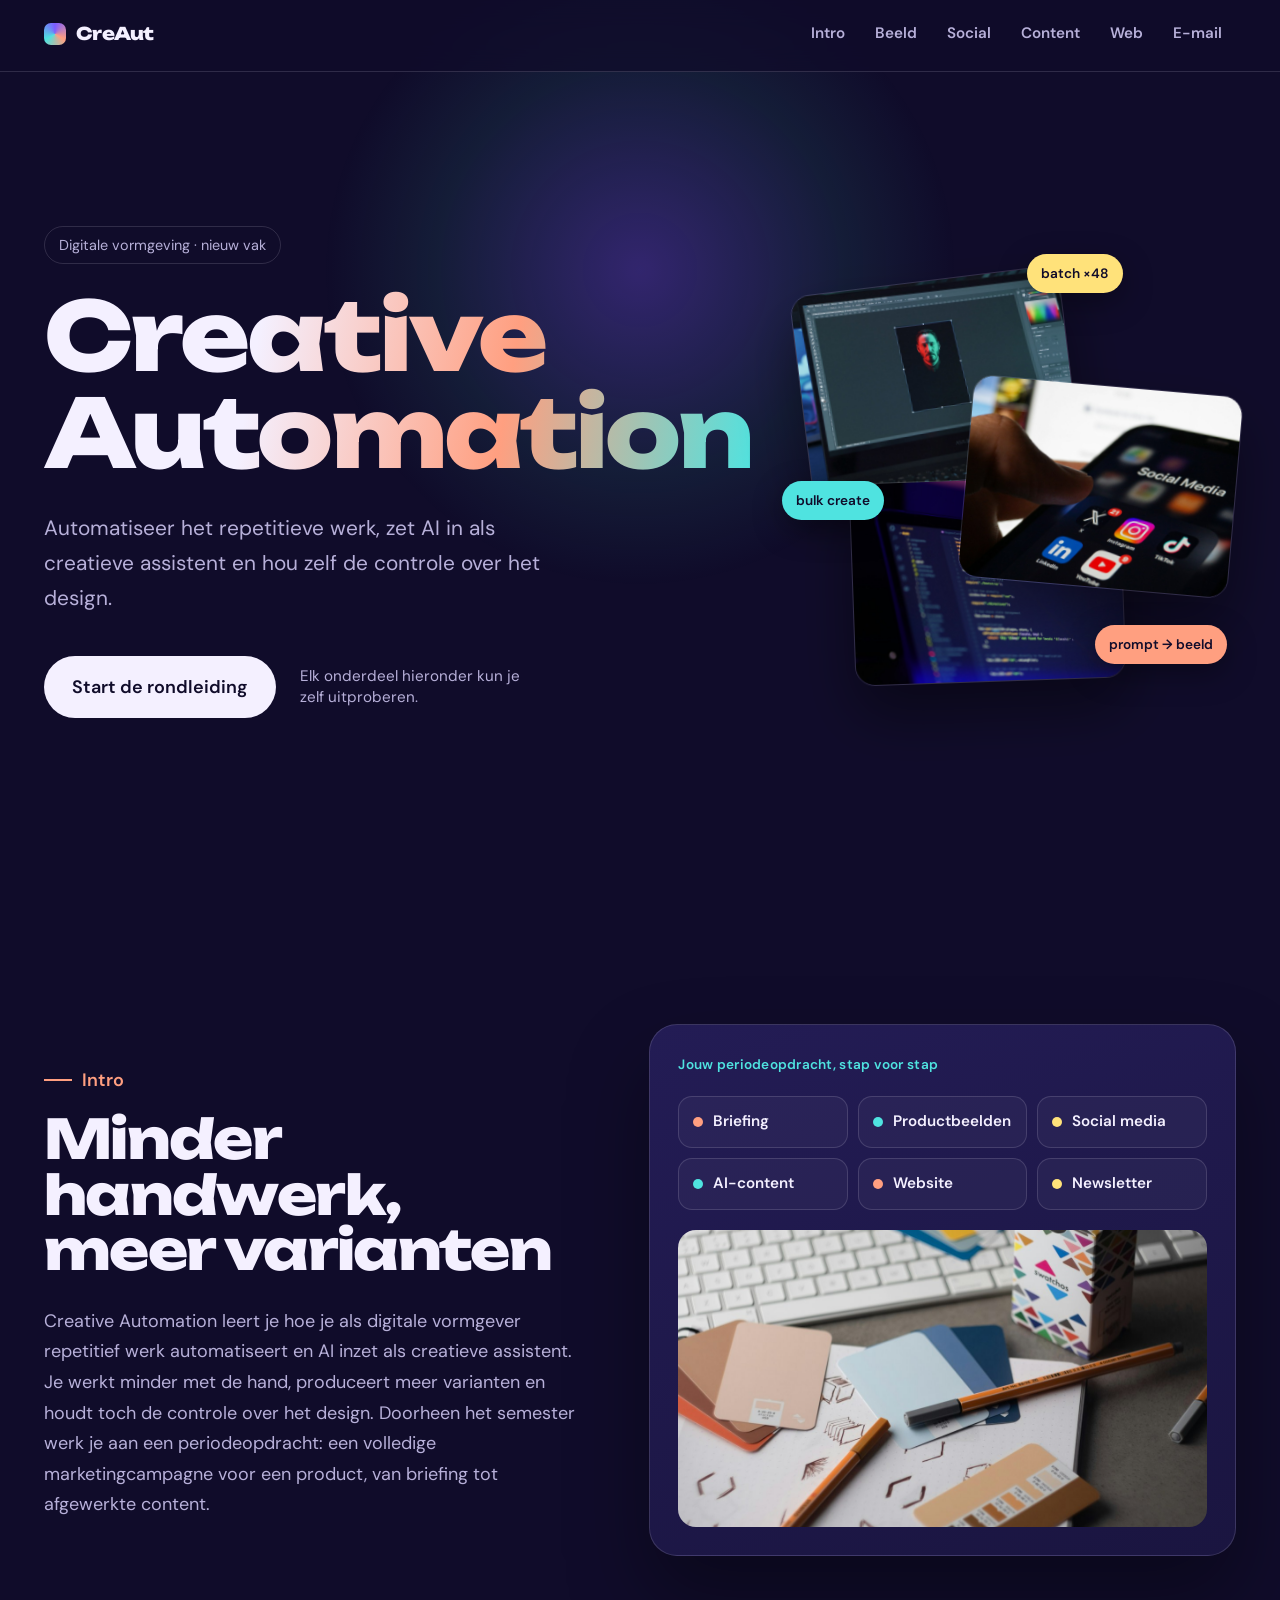
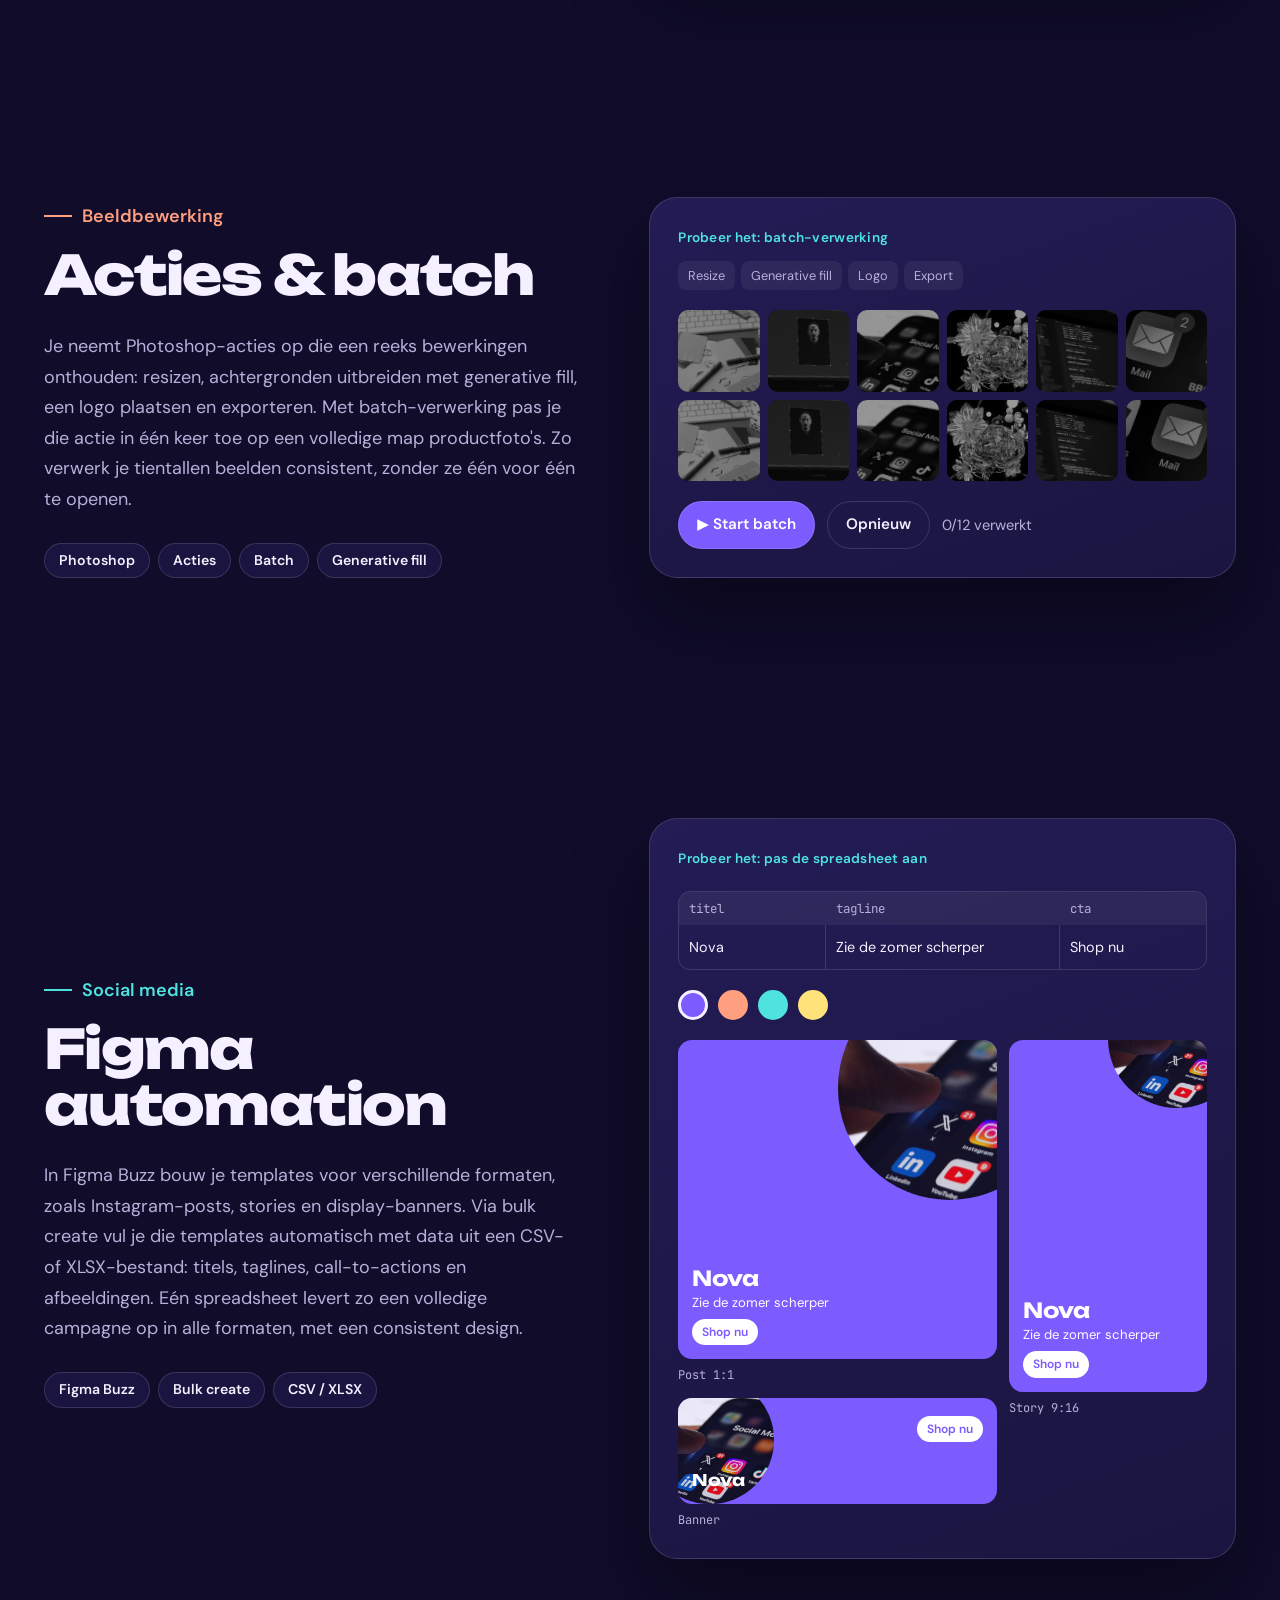
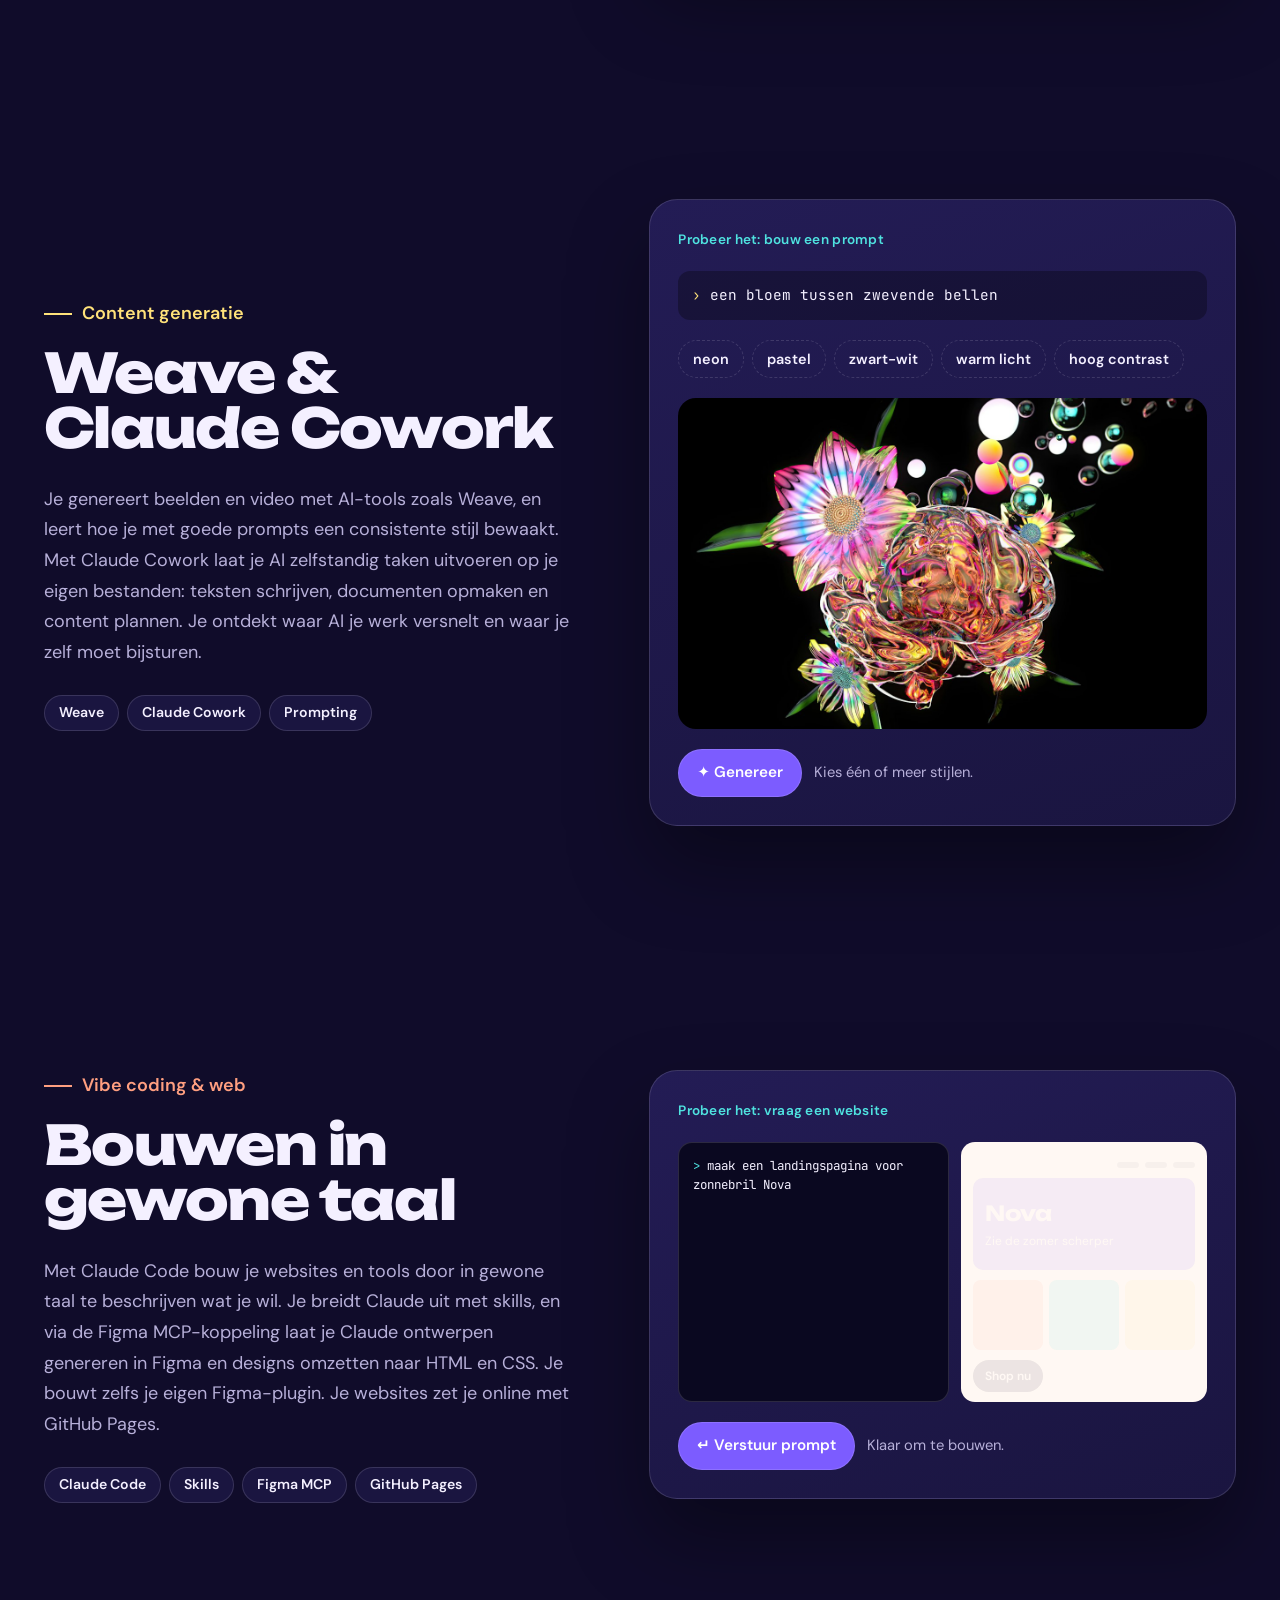
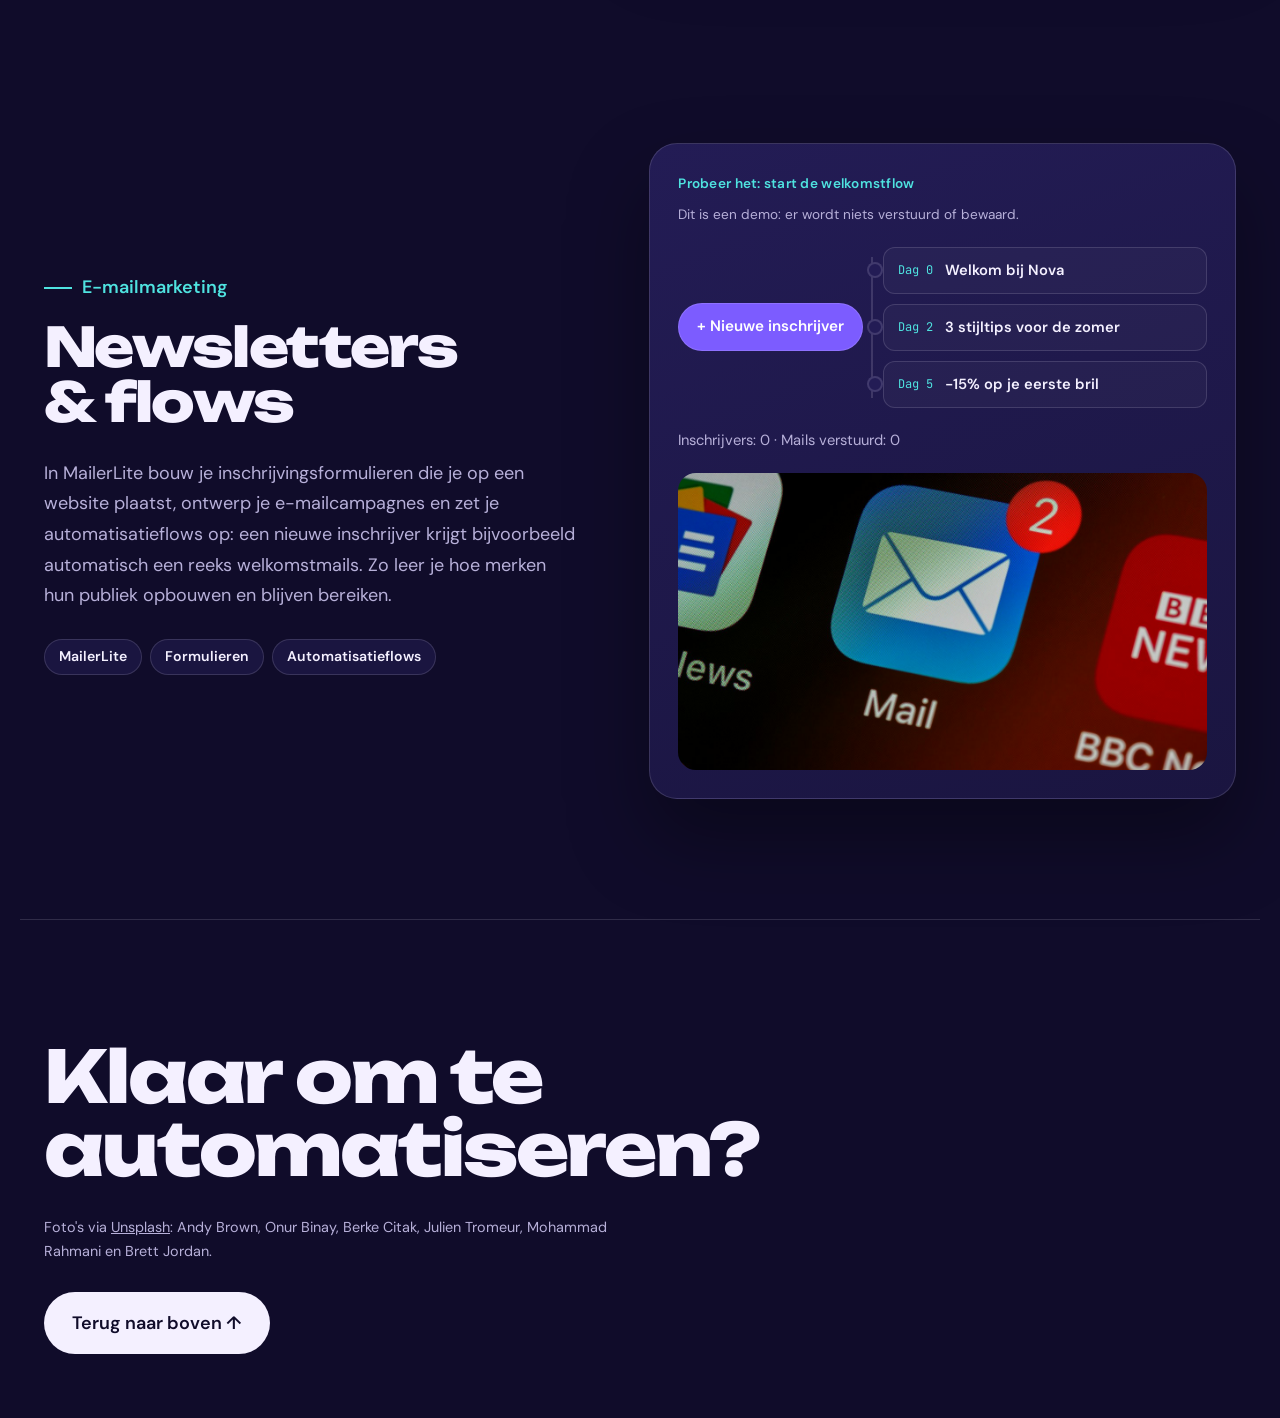
<file: index.html>
<!DOCTYPE html>
<html lang="nl">
<head>
  <meta charset="UTF-8">
  <meta name="viewport" content="width=device-width, initial-scale=1.0">
  <title>Creative Automation</title>
  <meta name="description" content="Wat leer je in Creative Automation? Een interactief overzicht voor nieuwe studenten digitale vormgeving.">
  <meta name="theme-color" content="#100C2A">
  <link rel="preconnect" href="https://fonts.googleapis.com">
  <link rel="preconnect" href="https://fonts.gstatic.com" crossorigin>
  <link href="https://fonts.googleapis.com/css2?family=Unbounded:wght@500;800&family=DM+Sans:opsz,wght@9..40,400;9..40,600&family=JetBrains+Mono:wght@400&display=swap" rel="stylesheet">
  <link rel="stylesheet" href="style.css">
</head>
<body>
  <a class="skip-link" href="#main">Ga naar de inhoud</a>

  <div class="glow" aria-hidden="true"></div>

  <header class="site-header">
    <nav class="nav" aria-label="Hoofdnavigatie">
      <a class="brand" href="#top"><span class="brand-mark" aria-hidden="true"></span>CreAut</a>
      <button class="nav-toggle" aria-expanded="false" aria-controls="nav-list">
        <span class="nav-toggle-bar" aria-hidden="true"></span>
        <span class="sr-only">Menu</span>
      </button>
      <ul id="nav-list" class="nav-list">
        <li><a href="#intro">Intro</a></li>
        <li><a href="#beeldbewerking">Beeld</a></li>
        <li><a href="#social">Social</a></li>
        <li><a href="#content">Content</a></li>
        <li><a href="#web">Web</a></li>
        <li><a href="#email">E-mail</a></li>
        <li class="nav-pill" aria-hidden="true"></li>
      </ul>
    </nav>
    <div class="progress" aria-hidden="true"><span class="progress-bar"></span></div>
  </header>

  <main id="main">
    <!-- ================= HERO ================= -->
    <section class="hero" id="top" aria-labelledby="hero-title">
      <div class="hero-text">
        <p class="hero-kicker">Digitale vormgeving · nieuw vak</p>
        <h1 id="hero-title" class="scramble" data-text="Creative Automation">Creative Automation</h1>
        <p class="hero-lead">Automatiseer het repetitieve werk, zet AI in als creatieve assistent en hou zelf de controle over het design.</p>
        <div class="hero-actions">
          <a class="button magnetic" href="#intro"><span>Start de rondleiding</span></a>
          <p class="hint">Elk onderdeel hieronder kun je zelf uitproberen.</p>
        </div>
      </div>

      <div class="hero-stack" aria-hidden="true">
        <img class="card c1" src="images/beeldbewerking.jpg" width="1200" height="900" alt="">
        <img class="card c2" src="images/social.jpg" width="1200" height="900" alt="">
        <img class="card c3" src="images/web.jpg" width="1200" height="900" alt="">
        <span class="chip chip-a">batch ×48</span>
        <span class="chip chip-b">bulk create</span>
        <span class="chip chip-c">prompt → beeld</span>
      </div>
    </section>

    <!-- ================= INTRO ================= -->
    <section id="intro" class="chapter" aria-labelledby="intro-title">
      <div class="chapter-body">
        <p class="chapter-tag">Intro</p>
        <h2 id="intro-title">Minder handwerk, meer varianten</h2>
        <p>Creative Automation leert je hoe je als digitale vormgever repetitief werk automatiseert en AI inzet als creatieve assistent. Je werkt minder met de hand, produceert meer varianten en houdt toch de controle over het design. Doorheen het semester werk je aan een periodeopdracht: een volledige marketingcampagne voor een product, van briefing tot afgewerkte content.</p>
      </div>
      <div class="demo">
        <p class="demo-label">Jouw periodeopdracht, stap voor stap</p>
        <ol class="route">
          <li><a href="#intro"><span class="dot"></span>Briefing</a></li>
          <li><a href="#beeldbewerking"><span class="dot"></span>Productbeelden</a></li>
          <li><a href="#social"><span class="dot"></span>Social media</a></li>
          <li><a href="#content"><span class="dot"></span>AI-content</a></li>
          <li><a href="#web"><span class="dot"></span>Website</a></li>
          <li><a href="#email"><span class="dot"></span>Newsletter</a></li>
        </ol>
        <img class="demo-photo" src="images/intro.jpg" width="1200" height="900" loading="lazy" alt="Foto: een bureau met toetsenbord, potloden en kleurstalen van een vormgever.">
      </div>
    </section>

    <!-- ================= BEELDBEWERKING ================= -->
    <section id="beeldbewerking" class="chapter" aria-labelledby="beeld-title">
      <div class="chapter-body">
        <p class="chapter-tag">Beeldbewerking</p>
        <h2 id="beeld-title">Acties &amp; batch</h2>
        <p>Je neemt Photoshop-acties op die een reeks bewerkingen onthouden: resizen, achtergronden uitbreiden met generative fill, een logo plaatsen en exporteren. Met batch-verwerking pas je die actie in één keer toe op een volledige map productfoto's. Zo verwerk je tientallen beelden consistent, zonder ze één voor één te openen.</p>
        <ul class="tools" aria-label="Tools"><li>Photoshop</li><li>Acties</li><li>Batch</li><li>Generative fill</li></ul>
      </div>
      <div class="demo" id="batch-demo">
        <div class="demo-head">
          <p class="demo-label">Probeer het: batch-verwerking</p>
          <ol class="action-steps" aria-label="Opgenomen actie">
            <li>Resize</li><li>Generative fill</li><li>Logo</li><li>Export</li>
          </ol>
        </div>
        <div class="batch-grid" aria-hidden="true"></div>
        <div class="demo-controls">
          <button class="btn" type="button" data-batch="run">▶ Start batch</button>
          <button class="btn ghost" type="button" data-batch="reset">Opnieuw</button>
          <p class="counter" aria-live="polite"><span data-batch="count">0</span>/12 verwerkt</p>
        </div>
      </div>
    </section>

    <!-- ================= SOCIAL ================= -->
    <section id="social" class="chapter" aria-labelledby="social-title">
      <div class="chapter-body">
        <p class="chapter-tag">Social media</p>
        <h2 id="social-title">Figma automation</h2>
        <p>In Figma Buzz bouw je templates voor verschillende formaten, zoals Instagram-posts, stories en display-banners. Via bulk create vul je die templates automatisch met data uit een CSV- of XLSX-bestand: titels, taglines, call-to-actions en afbeeldingen. Eén spreadsheet levert zo een volledige campagne op in alle formaten, met een consistent design.</p>
        <ul class="tools" aria-label="Tools"><li>Figma Buzz</li><li>Bulk create</li><li>CSV / XLSX</li></ul>
      </div>
      <div class="demo" id="bulk-demo">
        <p class="demo-label">Probeer het: pas de spreadsheet aan</p>
        <div class="sheet" role="group" aria-label="Spreadsheet met campagnedata">
          <div class="sheet-row sheet-head" aria-hidden="true"><span>titel</span><span>tagline</span><span>cta</span></div>
          <div class="sheet-row">
            <label class="sr-only" for="f-title">Titel</label>
            <input id="f-title" value="Nova" maxlength="16" autocomplete="off" spellcheck="false">
            <label class="sr-only" for="f-tag">Tagline</label>
            <input id="f-tag" value="Zie de zomer scherper" maxlength="32" autocomplete="off">
            <label class="sr-only" for="f-cta">Call-to-action</label>
            <input id="f-cta" value="Shop nu" maxlength="14" autocomplete="off">
          </div>
        </div>
        <div class="themes" role="radiogroup" aria-label="Kleurthema van de templates">
          <button type="button" role="radio" aria-checked="true" data-theme="violet" style="--sw:#7C5CFF" aria-label="Violet"></button>
          <button type="button" role="radio" aria-checked="false" data-theme="peach" style="--sw:#FF9F80" aria-label="Perzik"></button>
          <button type="button" role="radio" aria-checked="false" data-theme="aqua" style="--sw:#4FE3E0" aria-label="Aqua"></button>
          <button type="button" role="radio" aria-checked="false" data-theme="butter" style="--sw:#FFE27A" aria-label="Boter"></button>
        </div>
        <div class="formats" data-theme="violet" aria-live="polite">
          <figure class="fmt post"><div class="fmt-inner"><b data-bind="title"></b><span data-bind="tag"></span><i data-bind="cta"></i></div><figcaption>Post 1:1</figcaption></figure>
          <figure class="fmt story"><div class="fmt-inner"><b data-bind="title"></b><span data-bind="tag"></span><i data-bind="cta"></i></div><figcaption>Story 9:16</figcaption></figure>
          <figure class="fmt banner"><div class="fmt-inner"><b data-bind="title"></b><span data-bind="tag"></span><i data-bind="cta"></i></div><figcaption>Banner</figcaption></figure>
        </div>
      </div>
    </section>

    <!-- ================= CONTENT ================= -->
    <section id="content" class="chapter" aria-labelledby="content-title">
      <div class="chapter-body">
        <p class="chapter-tag">Content generatie</p>
        <h2 id="content-title">Weave &amp; Claude Cowork</h2>
        <p>Je genereert beelden en video met AI-tools zoals Weave, en leert hoe je met goede prompts een consistente stijl bewaakt. Met Claude Cowork laat je AI zelfstandig taken uitvoeren op je eigen bestanden: teksten schrijven, documenten opmaken en content plannen. Je ontdekt waar AI je werk versnelt en waar je zelf moet bijsturen.</p>
        <ul class="tools" aria-label="Tools"><li>Weave</li><li>Claude Cowork</li><li>Prompting</li></ul>
      </div>
      <div class="demo" id="prompt-demo">
        <p class="demo-label">Probeer het: bouw een prompt</p>
        <p class="prompt-line"><span class="prompt-caret" aria-hidden="true">›</span> <span data-prompt="text">een bloem tussen zwevende bellen</span></p>
        <div class="style-chips" role="group" aria-label="Stijlen">
          <button type="button" aria-pressed="false" data-style="neon">neon</button>
          <button type="button" aria-pressed="false" data-style="pastel">pastel</button>
          <button type="button" aria-pressed="false" data-style="zwart-wit">zwart-wit</button>
          <button type="button" aria-pressed="false" data-style="warm">warm licht</button>
          <button type="button" aria-pressed="false" data-style="contrast">hoog contrast</button>
        </div>
        <div class="gen-frame">
          <img data-prompt="img" src="images/content-generatie.jpg" width="1200" height="900" loading="lazy" alt="Foto: een digitale schildering van een bloem tussen zwevende bellen. Het beeld verandert van stijl met de gekozen prompt.">
          <div class="gen-shimmer" aria-hidden="true"></div>
        </div>
        <div class="demo-controls">
          <button class="btn" type="button" data-prompt="go">✦ Genereer</button>
          <p class="counter" aria-live="polite" data-prompt="status">Kies één of meer stijlen.</p>
        </div>
      </div>
    </section>

    <!-- ================= WEB ================= -->
    <section id="web" class="chapter" aria-labelledby="web-title">
      <div class="chapter-body">
        <p class="chapter-tag">Vibe coding &amp; web</p>
        <h2 id="web-title">Bouwen in gewone taal</h2>
        <p>Met Claude Code bouw je websites en tools door in gewone taal te beschrijven wat je wil. Je breidt Claude uit met skills, en via de Figma MCP-koppeling laat je Claude ontwerpen genereren in Figma en designs omzetten naar HTML en CSS. Je bouwt zelfs je eigen Figma-plugin. Je websites zet je online met GitHub Pages.</p>
        <ul class="tools" aria-label="Tools"><li>Claude Code</li><li>Skills</li><li>Figma MCP</li><li>GitHub Pages</li></ul>
      </div>
      <div class="demo" id="code-demo">
        <p class="demo-label">Probeer het: vraag een website</p>
        <div class="code-split">
          <div class="terminal">
            <p class="term-prompt"><span>&gt;</span> maak een landingspagina voor zonnebril Nova</p>
            <pre class="term-code" aria-hidden="true"><code data-code="out"></code></pre>
          </div>
          <div class="mini-site" aria-hidden="true">
            <div class="ms-nav" data-step="1"><span></span><span></span><span></span></div>
            <div class="ms-hero" data-step="2"><b>Nova</b><span>Zie de zomer scherper</span></div>
            <div class="ms-grid" data-step="3"><span></span><span></span><span></span></div>
            <div class="ms-btn" data-step="4">Shop nu</div>
          </div>
        </div>
        <div class="demo-controls">
          <button class="btn" type="button" data-code="go">↵ Verstuur prompt</button>
          <p class="counter" aria-live="polite" data-code="status">Klaar om te bouwen.</p>
        </div>
      </div>
    </section>

    <!-- ================= EMAIL ================= -->
    <section id="email" class="chapter" aria-labelledby="email-title">
      <div class="chapter-body">
        <p class="chapter-tag">E-mailmarketing</p>
        <h2 id="email-title">Newsletters &amp; flows</h2>
        <p>In MailerLite bouw je inschrijvingsformulieren die je op een website plaatst, ontwerp je e-mailcampagnes en zet je automatisatieflows op: een nieuwe inschrijver krijgt bijvoorbeeld automatisch een reeks welkomstmails. Zo leer je hoe merken hun publiek opbouwen en blijven bereiken.</p>
        <ul class="tools" aria-label="Tools"><li>MailerLite</li><li>Formulieren</li><li>Automatisatieflows</li></ul>
      </div>
      <div class="demo" id="flow-demo">
        <p class="demo-label">Probeer het: start de welkomstflow</p>
        <p class="demo-note">Dit is een demo: er wordt niets verstuurd of bewaard.</p>
        <div class="flow">
          <button class="flow-trigger btn" type="button" data-flow="go">+ Nieuwe inschrijver</button>
          <ol class="flow-steps">
            <li><span class="flow-day">Dag 0</span><span class="flow-mail">Welkom bij Nova</span></li>
            <li><span class="flow-day">Dag 2</span><span class="flow-mail">3 stijltips voor de zomer</span></li>
            <li><span class="flow-day">Dag 5</span><span class="flow-mail">−15% op je eerste bril</span></li>
          </ol>
        </div>
        <div class="demo-controls">
          <p class="counter" aria-live="polite">Inschrijvers: <span data-flow="count">0</span> · Mails verstuurd: <span data-flow="mails">0</span></p>
        </div>
        <img class="demo-photo" src="images/email.jpg" width="1200" height="900" loading="lazy" alt="Foto: close-up van het mail-icoon op het scherm van een smartphone.">
      </div>
    </section>
  </main>

  <footer class="site-footer">
    <p class="footer-big">Klaar om te automatiseren?</p>
    <p class="credits">Foto's via <a href="https://unsplash.com">Unsplash</a>: Andy Brown, Onur Binay, Berke Citak, Julien Tromeur, Mohammad Rahmani en Brett Jordan.</p>
    <a class="button magnetic" href="#top"><span>Terug naar boven ↑</span></a>
  </footer>

  <script src="script.js"></script>
</body>
</html>
</file>
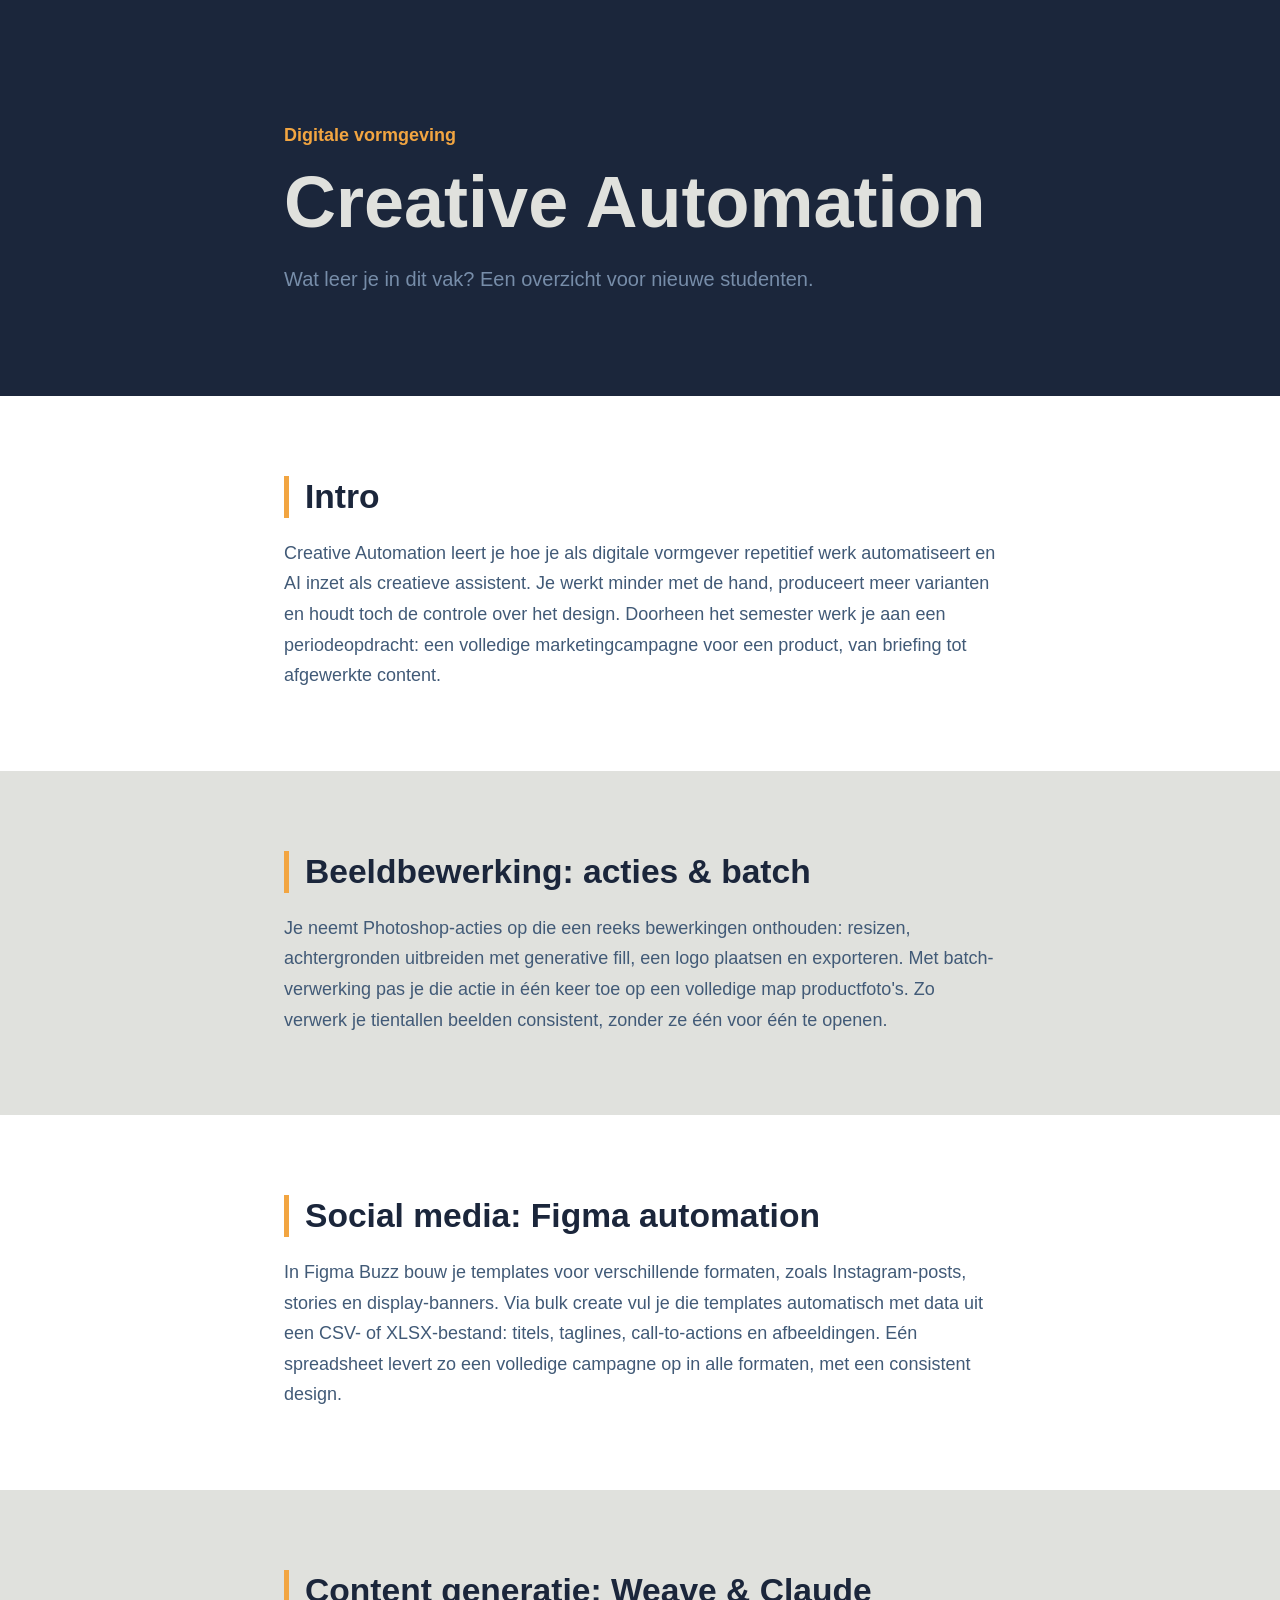
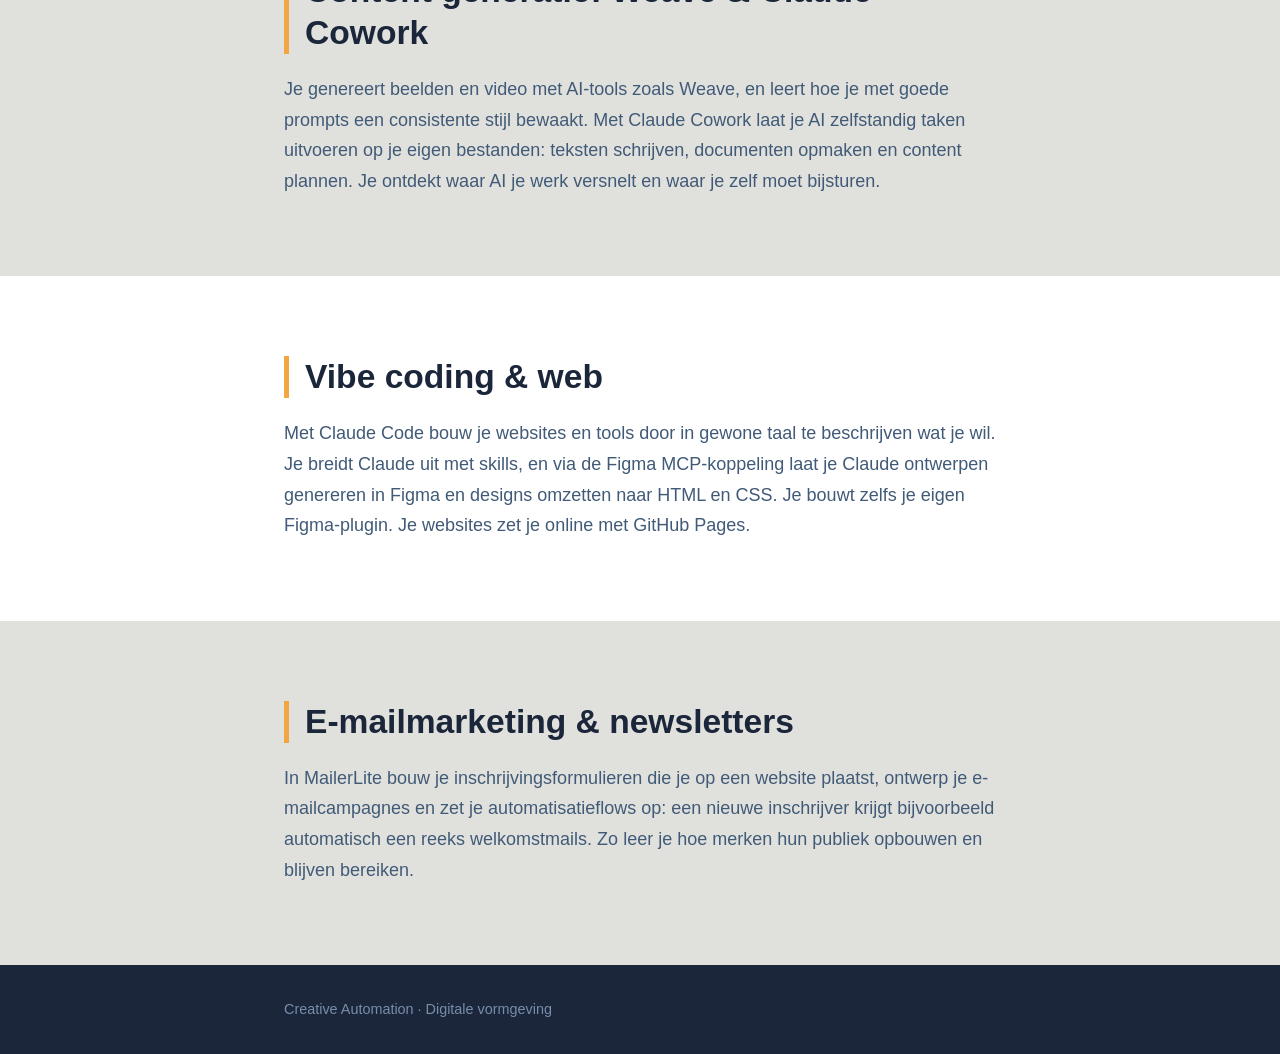
<file: v1/index.html>
<!DOCTYPE html>
<html lang="nl">
<head>
  <meta charset="UTF-8">
  <meta name="viewport" content="width=device-width, initial-scale=1.0">
  <title>Creative Automation</title>
  <link rel="stylesheet" href="style.css">
</head>
<body>
  <header class="hero">
    <div class="container">
      <p class="tag">Digitale vormgeving</p>
      <h1>Creative Automation</h1>
      <p class="lead">Wat leer je in dit vak? Een overzicht voor nieuwe studenten.</p>
    </div>
  </header>

  <main>
    <section id="intro" class="section">
      <div class="container">
        <h2>Intro</h2>
        <p>Creative Automation leert je hoe je als digitale vormgever repetitief werk automatiseert en AI inzet als creatieve assistent. Je werkt minder met de hand, produceert meer varianten en houdt toch de controle over het design. Doorheen het semester werk je aan een periodeopdracht: een volledige marketingcampagne voor een product, van briefing tot afgewerkte content.</p>
      </div>
    </section>

    <section id="beeldbewerking" class="section alt">
      <div class="container">
        <h2>Beeldbewerking: acties &amp; batch</h2>
        <p>Je neemt Photoshop-acties op die een reeks bewerkingen onthouden: resizen, achtergronden uitbreiden met generative fill, een logo plaatsen en exporteren. Met batch-verwerking pas je die actie in één keer toe op een volledige map productfoto's. Zo verwerk je tientallen beelden consistent, zonder ze één voor één te openen.</p>
      </div>
    </section>

    <section id="social" class="section">
      <div class="container">
        <h2>Social media: Figma automation</h2>
        <p>In Figma Buzz bouw je templates voor verschillende formaten, zoals Instagram-posts, stories en display-banners. Via bulk create vul je die templates automatisch met data uit een CSV- of XLSX-bestand: titels, taglines, call-to-actions en afbeeldingen. Eén spreadsheet levert zo een volledige campagne op in alle formaten, met een consistent design.</p>
      </div>
    </section>

    <section id="content" class="section alt">
      <div class="container">
        <h2>Content generatie: Weave &amp; Claude Cowork</h2>
        <p>Je genereert beelden en video met AI-tools zoals Weave, en leert hoe je met goede prompts een consistente stijl bewaakt. Met Claude Cowork laat je AI zelfstandig taken uitvoeren op je eigen bestanden: teksten schrijven, documenten opmaken en content plannen. Je ontdekt waar AI je werk versnelt en waar je zelf moet bijsturen.</p>
      </div>
    </section>

    <section id="web" class="section">
      <div class="container">
        <h2>Vibe coding &amp; web</h2>
        <p>Met Claude Code bouw je websites en tools door in gewone taal te beschrijven wat je wil. Je breidt Claude uit met skills, en via de Figma MCP-koppeling laat je Claude ontwerpen genereren in Figma en designs omzetten naar HTML en CSS. Je bouwt zelfs je eigen Figma-plugin. Je websites zet je online met GitHub Pages.</p>
      </div>
    </section>

    <section id="email" class="section alt">
      <div class="container">
        <h2>E-mailmarketing &amp; newsletters</h2>
        <p>In MailerLite bouw je inschrijvingsformulieren die je op een website plaatst, ontwerp je e-mailcampagnes en zet je automatisatieflows op: een nieuwe inschrijver krijgt bijvoorbeeld automatisch een reeks welkomstmails. Zo leer je hoe merken hun publiek opbouwen en blijven bereiken.</p>
      </div>
    </section>
  </main>

  <footer class="footer">
    <div class="container">
      <p>Creative Automation · Digitale vormgeving</p>
    </div>
  </footer>
</body>
</html>
</file>
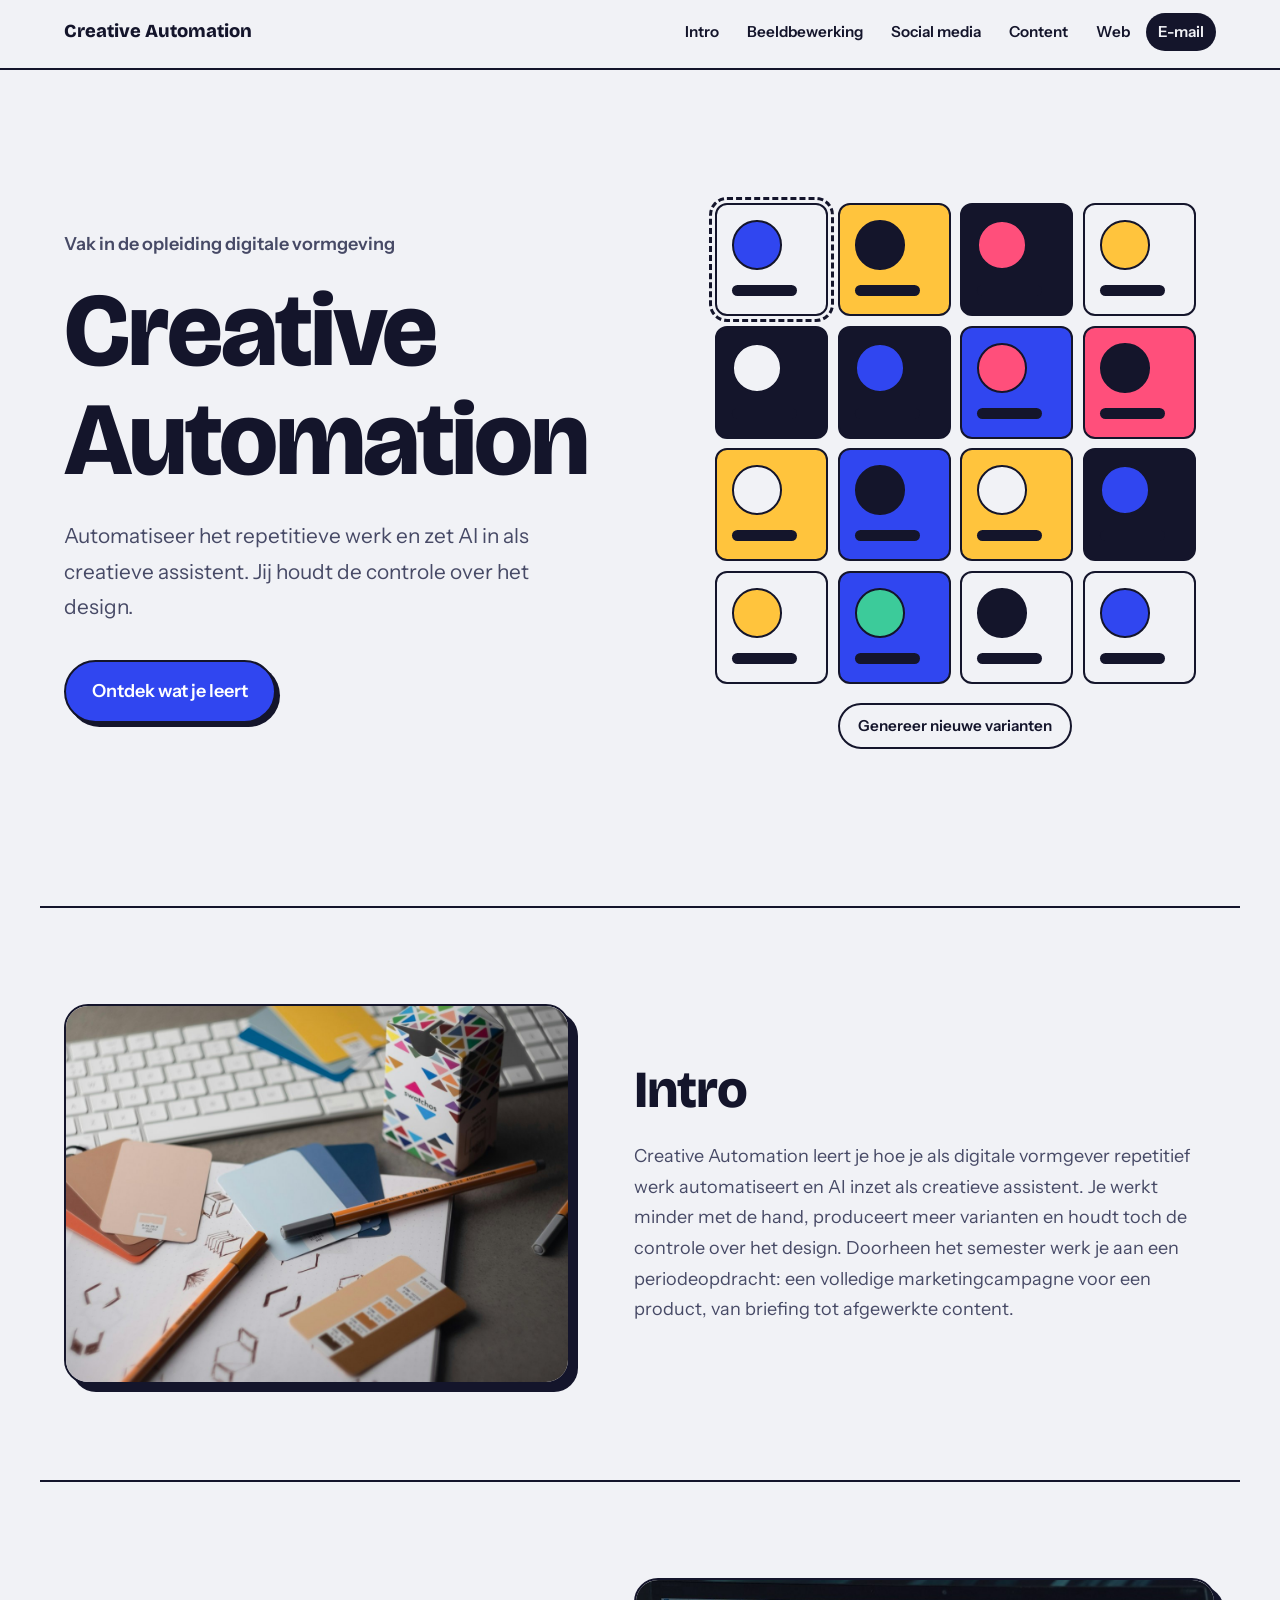
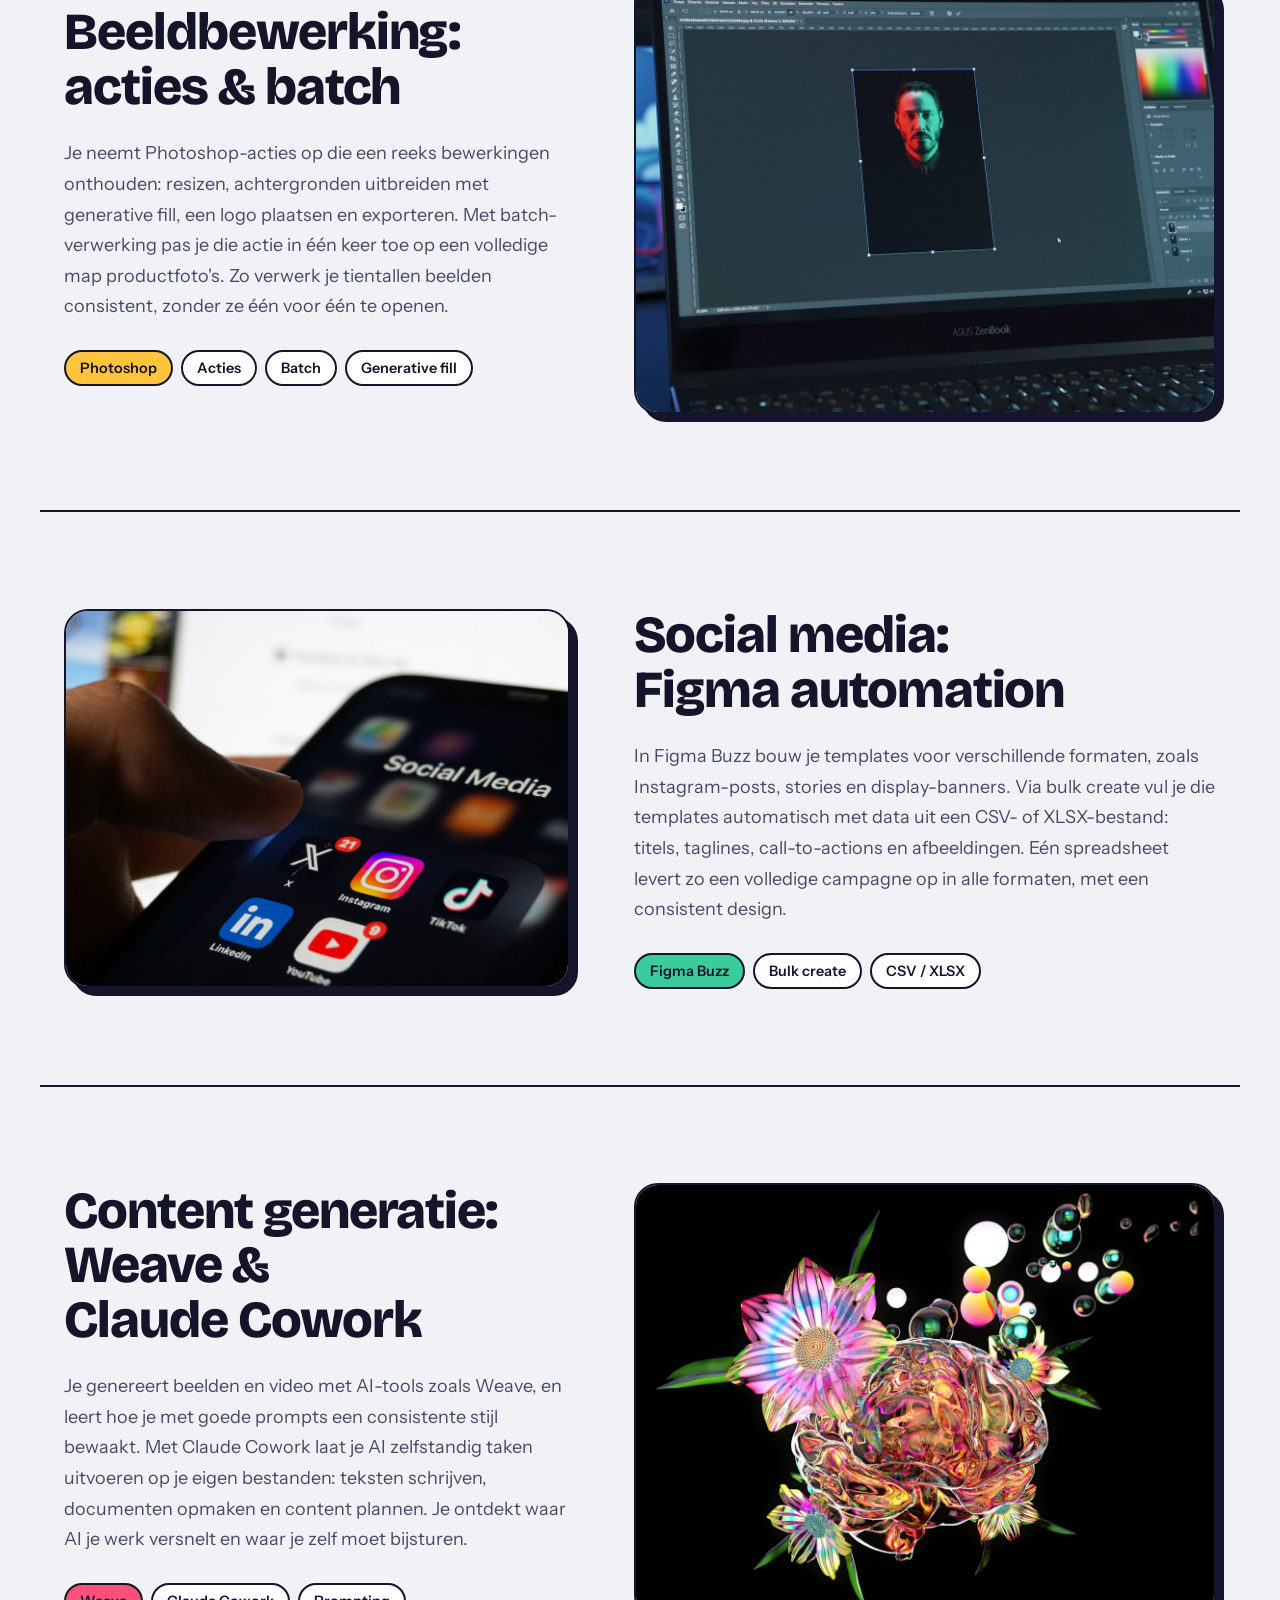
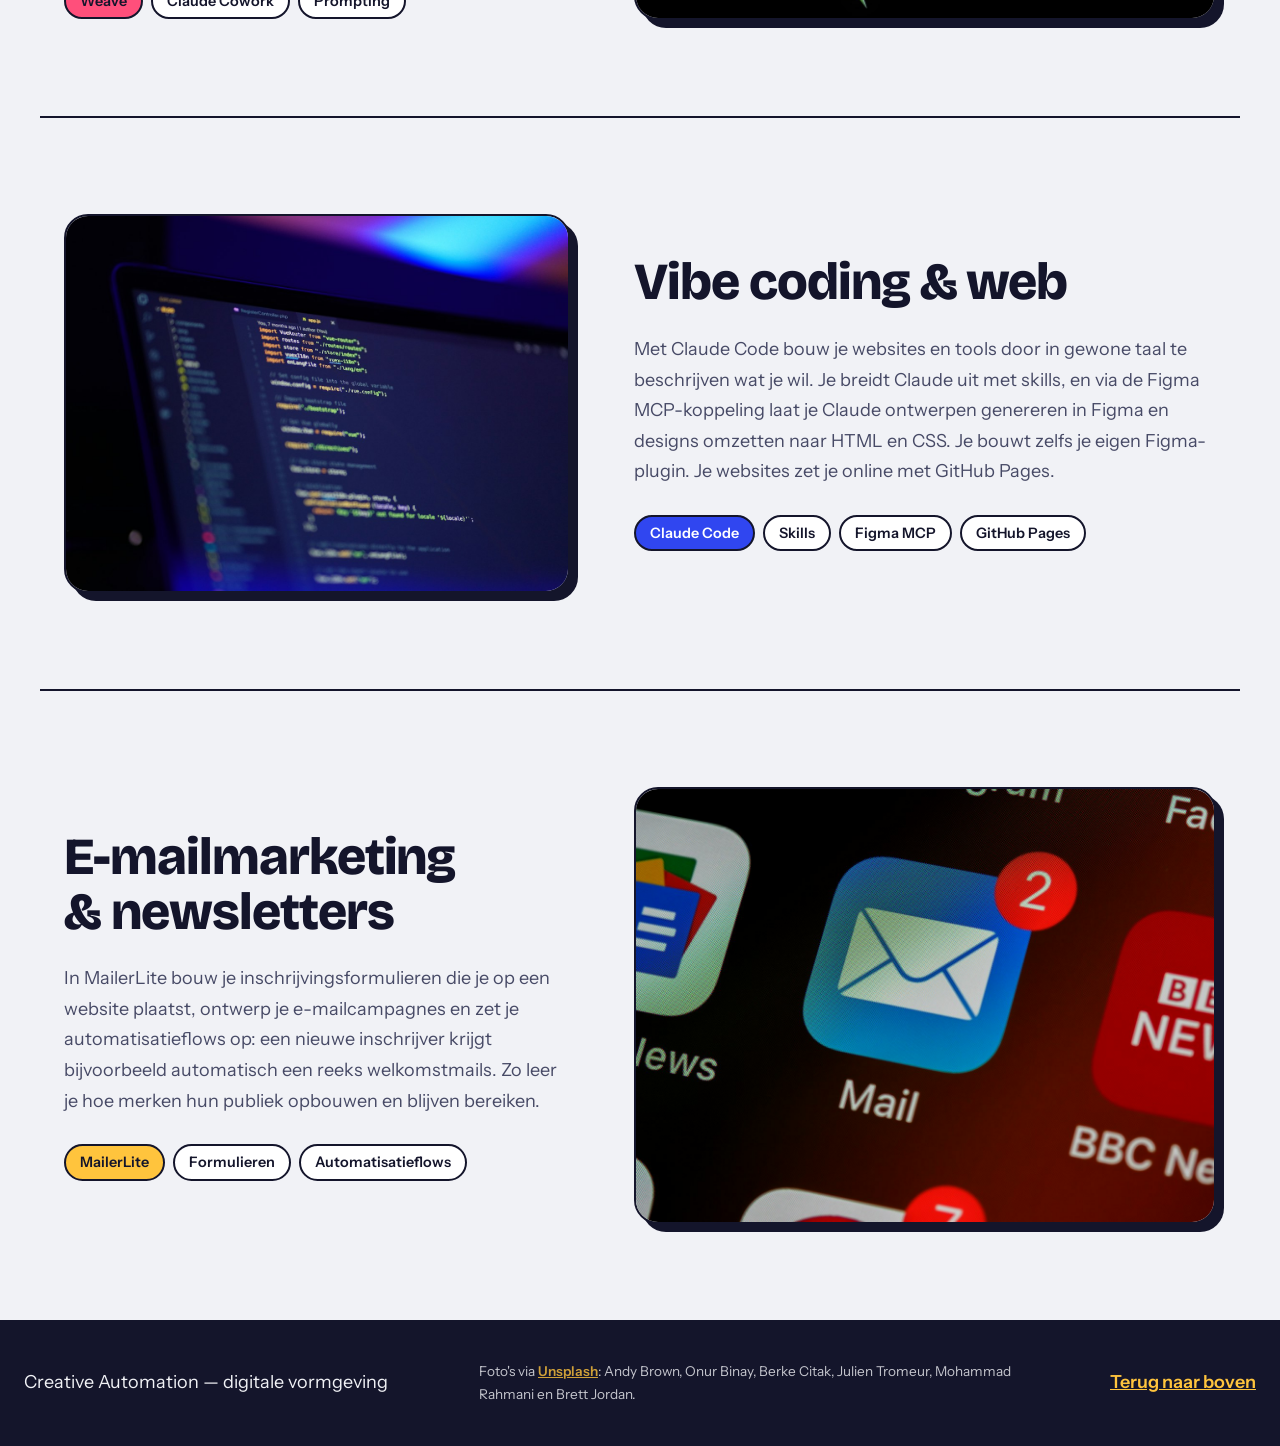
<file: archief/v2-eerste-versie/index.html>
<!DOCTYPE html>
<html lang="nl">
<head>
  <meta charset="UTF-8">
  <meta name="viewport" content="width=device-width, initial-scale=1.0">
  <title>Creative Automation</title>
  <meta name="description" content="Wat leer je in Creative Automation? Een overzicht voor nieuwe studenten digitale vormgeving.">
  <link rel="preconnect" href="https://fonts.googleapis.com">
  <link rel="preconnect" href="https://fonts.gstatic.com" crossorigin>
  <link href="https://fonts.googleapis.com/css2?family=Bricolage+Grotesque:opsz,wght@12..96,500;12..96,800&family=Instrument+Sans:wght@400;600&display=swap" rel="stylesheet">
  <link rel="stylesheet" href="style.css">
</head>
<body>
  <a class="skip-link" href="#main">Ga naar de inhoud</a>

  <header class="site-header">
    <nav class="nav" aria-label="Hoofdnavigatie">
      <a class="brand" href="#top">Creative Automation</a>
      <button class="nav-toggle" aria-expanded="false" aria-controls="nav-list">
        <span class="nav-toggle-bar" aria-hidden="true"></span>
        <span class="sr-only">Menu</span>
      </button>
      <ul id="nav-list" class="nav-list">
        <li><a href="#intro">Intro</a></li>
        <li><a href="#beeldbewerking">Beeldbewerking</a></li>
        <li><a href="#social">Social media</a></li>
        <li><a href="#content">Content</a></li>
        <li><a href="#web">Web</a></li>
        <li><a href="#email">E-mail</a></li>
      </ul>
    </nav>
    <div class="progress" aria-hidden="true"><span class="progress-bar"></span></div>
  </header>

  <main id="main">
    <section class="hero" id="top" aria-labelledby="hero-title">
      <div class="hero-text">
        <p class="hero-kicker">Vak in de opleiding digitale vormgeving</p>
        <h1 id="hero-title">Creative Automation</h1>
        <p class="hero-lead">Automatiseer het repetitieve werk en zet AI in als creatieve assistent. Jij houdt de controle over het design.</p>
        <a class="button" href="#intro">Ontdek wat je leert</a>
      </div>
      <div class="hero-visual">
        <div class="variant-grid" aria-hidden="true"></div>
        <button class="shuffle" type="button">Genereer nieuwe varianten</button>
        <p class="sr-only" aria-live="polite" id="shuffle-status"></p>
      </div>
    </section>

    <section id="intro" class="chapter" aria-labelledby="intro-title">
      <figure class="chapter-figure">
        <img src="../../images/intro.jpg" width="1200" height="900" alt="Foto: een bureau met toetsenbord, potloden en kleurstalen van een vormgever.">
      </figure>
      <div class="chapter-body">
        <h2 id="intro-title">Intro</h2>
        <p>Creative Automation leert je hoe je als digitale vormgever repetitief werk automatiseert en AI inzet als creatieve assistent. Je werkt minder met de hand, produceert meer varianten en houdt toch de controle over het design. Doorheen het semester werk je aan een periodeopdracht: een volledige marketingcampagne voor een product, van briefing tot afgewerkte content.</p>
      </div>
    </section>

    <section id="beeldbewerking" class="chapter flip" aria-labelledby="beeld-title">
      <figure class="chapter-figure">
        <img src="../../images/beeldbewerking.jpg" width="1200" height="900" loading="lazy" alt="Foto: een laptop met een fotobewerkingsprogramma op het scherm.">
      </figure>
      <div class="chapter-body">
        <h2 id="beeld-title">Beeldbewerking: acties &amp; batch</h2>
        <p>Je neemt Photoshop-acties op die een reeks bewerkingen onthouden: resizen, achtergronden uitbreiden met generative fill, een logo plaatsen en exporteren. Met batch-verwerking pas je die actie in één keer toe op een volledige map productfoto's. Zo verwerk je tientallen beelden consistent, zonder ze één voor één te openen.</p>
        <ul class="tools" aria-label="Tools"><li>Photoshop</li><li>Acties</li><li>Batch</li><li>Generative fill</li></ul>
      </div>
    </section>

    <section id="social" class="chapter" aria-labelledby="social-title">
      <figure class="chapter-figure">
        <img src="../../images/social.jpg" width="1200" height="900" loading="lazy" alt="Foto: een hand die een smartphone vasthoudt met social-media-apps op het scherm.">
      </figure>
      <div class="chapter-body">
        <h2 id="social-title">Social media: Figma automation</h2>
        <p>In Figma Buzz bouw je templates voor verschillende formaten, zoals Instagram-posts, stories en display-banners. Via bulk create vul je die templates automatisch met data uit een CSV- of XLSX-bestand: titels, taglines, call-to-actions en afbeeldingen. Eén spreadsheet levert zo een volledige campagne op in alle formaten, met een consistent design.</p>
        <ul class="tools" aria-label="Tools"><li>Figma Buzz</li><li>Bulk create</li><li>CSV / XLSX</li></ul>
      </div>
    </section>

    <section id="content" class="chapter flip" aria-labelledby="content-title">
      <figure class="chapter-figure">
        <img src="../../images/content-generatie.jpg" width="1200" height="900" loading="lazy" alt="Foto: een digitale schildering van een bloem tussen zwevende bellen.">
      </figure>
      <div class="chapter-body">
        <h2 id="content-title">Content generatie: Weave &amp; Claude Cowork</h2>
        <p>Je genereert beelden en video met AI-tools zoals Weave, en leert hoe je met goede prompts een consistente stijl bewaakt. Met Claude Cowork laat je AI zelfstandig taken uitvoeren op je eigen bestanden: teksten schrijven, documenten opmaken en content plannen. Je ontdekt waar AI je werk versnelt en waar je zelf moet bijsturen.</p>
        <ul class="tools" aria-label="Tools"><li>Weave</li><li>Claude Cowork</li><li>Prompting</li></ul>
      </div>
    </section>

    <section id="web" class="chapter" aria-labelledby="web-title">
      <figure class="chapter-figure">
        <img src="../../images/web.jpg" width="1200" height="900" loading="lazy" alt="Foto: een laptopscherm met kleurrijke code.">
      </figure>
      <div class="chapter-body">
        <h2 id="web-title">Vibe coding &amp; web</h2>
        <p>Met Claude Code bouw je websites en tools door in gewone taal te beschrijven wat je wil. Je breidt Claude uit met skills, en via de Figma MCP-koppeling laat je Claude ontwerpen genereren in Figma en designs omzetten naar HTML en CSS. Je bouwt zelfs je eigen Figma-plugin. Je websites zet je online met GitHub Pages.</p>
        <ul class="tools" aria-label="Tools"><li>Claude Code</li><li>Skills</li><li>Figma MCP</li><li>GitHub Pages</li></ul>
      </div>
    </section>

    <section id="email" class="chapter flip" aria-labelledby="email-title">
      <figure class="chapter-figure">
        <img src="../../images/email.jpg" width="1200" height="900" loading="lazy" alt="Foto: close-up van het mail-icoon op het scherm van een smartphone.">
      </figure>
      <div class="chapter-body">
        <h2 id="email-title">E-mailmarketing &amp; newsletters</h2>
        <p>In MailerLite bouw je inschrijvingsformulieren die je op een website plaatst, ontwerp je e-mailcampagnes en zet je automatisatieflows op: een nieuwe inschrijver krijgt bijvoorbeeld automatisch een reeks welkomstmails. Zo leer je hoe merken hun publiek opbouwen en blijven bereiken.</p>
        <ul class="tools" aria-label="Tools"><li>MailerLite</li><li>Formulieren</li><li>Automatisatieflows</li></ul>
      </div>
    </section>
  </main>

  <footer class="site-footer">
    <p>Creative Automation — digitale vormgeving</p>
    <p class="credits">Foto's via <a href="https://unsplash.com">Unsplash</a>: Andy Brown, Onur Binay, Berke Citak, Julien Tromeur, Mohammad Rahmani en Brett Jordan.</p>
    <a href="#top">Terug naar boven</a>
  </footer>

  <script src="script.js"></script>
</body>
</html>
</file>
<file: style.css>
/* Versie 2 — "nachtstudio": donker ultraviolet, elk onderdeel is een speelbare demo.
   Palet: nacht #100C2A, paneel #1A1540, tekst #F4F0FF, gedempt #B7B0D9,
          violet #7C5CFF, perzik #FF9F80, aqua #4FE3E0, boter #FFE27A
   Type:  Unbounded (display), DM Sans (tekst), JetBrains Mono (code) */
:root {
  --bg: #100C2A;
  --panel: #1A1540;
  --panel-2: #231C55;
  --line: rgba(244, 240, 255, .14);
  --text: #F4F0FF;
  --muted: #B7B0D9;
  --violet: #7C5CFF;
  --peach: #FF9F80;
  --aqua: #4FE3E0;
  --butter: #FFE27A;
  --header-h: 68px;
  --ease: cubic-bezier(.2, .8, .2, 1);
  --spring: cubic-bezier(.34, 1.56, .64, 1);
}

* { box-sizing: border-box; margin: 0; padding: 0; }
html { scroll-behavior: smooth; }

body {
  font-family: "DM Sans", system-ui, sans-serif;
  font-size: 1.125rem;
  line-height: 1.7;
  color: var(--text);
  background: var(--bg);
  overflow-x: hidden;
}

h1, h2, .brand, .footer-big {
  font-family: "Unbounded", system-ui, sans-serif;
  font-weight: 800;
  line-height: 1.02;
  letter-spacing: -0.03em;
  text-wrap: balance;
}

img { display: block; max-width: 100%; height: auto; }
a { color: inherit; }
button { font: inherit; color: inherit; cursor: pointer; }

:focus-visible { outline: 3px solid var(--aqua); outline-offset: 3px; border-radius: 8px; }

.sr-only { position: absolute; width: 1px; height: 1px; overflow: hidden; clip: rect(0 0 0 0); white-space: nowrap; }

.skip-link {
  position: absolute; left: 16px; top: -100px; z-index: 100;
  background: var(--butter); color: var(--bg);
  padding: 10px 16px; border-radius: 10px; text-decoration: none; font-weight: 600;
}
.skip-link:focus { top: 12px; }

/* Gloed die de muis volgt */
.glow {
  position: fixed; left: 0; top: 0; z-index: -1;
  width: 640px; height: 640px; margin: -320px 0 0 -320px;
  border-radius: 50%;
  background: radial-gradient(circle, rgba(124, 92, 255, .32), rgba(79, 227, 224, .08) 45%, transparent 70%);
  pointer-events: none;
  transform: translate3d(50vw, 30vh, 0);
  transition: transform .6s var(--ease);
}

/* ---------- Header ---------- */
.site-header {
  position: sticky; top: 0; z-index: 50;
  background: rgba(16, 12, 42, .72);
  backdrop-filter: blur(14px);
  -webkit-backdrop-filter: blur(14px);
  border-bottom: 1px solid var(--line);
}
.nav {
  max-width: 1240px; margin: 0 auto; height: var(--header-h);
  padding: 0 24px;
  display: flex; align-items: center; justify-content: space-between; gap: 24px;
}
.brand { display: flex; align-items: center; gap: 10px; font-size: 1.1rem; text-decoration: none; }
.brand-mark {
  width: 22px; height: 22px; border-radius: 7px;
  background: conic-gradient(var(--violet), var(--peach), var(--aqua), var(--violet));
  animation: spin 8s linear infinite;
}
@keyframes spin { to { transform: rotate(360deg); } }

.nav-list { position: relative; display: flex; gap: 2px; list-style: none; }
.nav-list a {
  position: relative; z-index: 1; display: block;
  padding: 7px 14px; border-radius: 999px;
  font-size: .95rem; font-weight: 600; text-decoration: none; color: var(--muted);
  transition: color .25s var(--ease);
}
.nav-list a:hover, .nav-list a[aria-current="true"] { color: var(--text); }
.nav-pill {
  position: absolute; top: 0; left: 0; height: 100%;
  border-radius: 999px; background: var(--panel-2); border: 1px solid var(--line);
  opacity: 0;
  transition: transform .45s var(--spring), width .45s var(--spring), opacity .3s;
}
.nav-toggle { display: none; }

.progress { height: 3px; }
.progress-bar {
  display: block; height: 100%;
  background: linear-gradient(90deg, var(--violet), var(--peach), var(--aqua));
  transform-origin: left; transform: scaleX(0);
}

/* ---------- Knoppen ---------- */
.button {
  display: inline-block; position: relative;
  padding: 16px 28px; border-radius: 999px;
  background: var(--text); color: var(--bg);
  font-weight: 600; text-decoration: none;
  transition: transform .3s var(--ease), box-shadow .3s var(--ease);
}
.button span { display: inline-block; transition: transform .3s var(--ease); }
.button:hover { box-shadow: 0 0 0 6px rgba(124, 92, 255, .35), 0 16px 40px rgba(124, 92, 255, .4); }

.btn {
  border: 1px solid var(--line);
  background: var(--violet); color: #fff;
  padding: 10px 18px; border-radius: 999px; font-weight: 600; font-size: .95rem;
  transition: transform .2s var(--spring), background-color .2s var(--ease), opacity .2s;
}
.btn:hover { transform: translateY(-2px); }
.btn:active { transform: scale(.95); }
.btn:disabled { opacity: .5; cursor: default; transform: none; }
.btn.ghost { background: transparent; color: var(--text); }

/* ---------- Hero ---------- */
.hero {
  max-width: 1240px; margin: 0 auto;
  padding: 64px 24px 96px;
  display: grid; grid-template-columns: 1.15fr 1fr; gap: 48px; align-items: center;
  min-height: min(calc(100vh - var(--header-h)), 880px);
}
.hero-kicker {
  display: inline-block; margin-bottom: 24px;
  padding: 6px 14px; border: 1px solid var(--line); border-radius: 999px;
  font-size: .9rem; color: var(--muted);
}
.hero h1 {
  font-size: clamp(2.6rem, 7.4vw, 6.2rem);
  margin-bottom: 28px;
  background: linear-gradient(100deg, var(--text) 30%, var(--peach) 65%, var(--aqua));
  -webkit-background-clip: text; background-clip: text; color: transparent;
}
.hero-lead { font-size: 1.3rem; max-width: 36ch; color: var(--muted); margin-bottom: 40px; }
.hero-actions { display: flex; align-items: center; gap: 24px; flex-wrap: wrap; }
.hint { font-size: .95rem; color: var(--muted); max-width: 22ch; line-height: 1.4; }

.hero-stack { position: relative; aspect-ratio: 1 / 1; max-width: 520px; width: 100%; justify-self: center; perspective: 1000px; }
.card {
  position: absolute; width: 62%; aspect-ratio: 4 / 3; object-fit: cover;
  border-radius: 20px; border: 1px solid var(--line);
  box-shadow: 0 30px 60px rgba(0, 0, 0, .45);
  transform: translate3d(calc(var(--px, 0) * var(--d)), calc(var(--py, 0) * var(--d)), 0) rotate(var(--r));
  transition: transform .5s var(--ease);
  opacity: 0; animation: card-in .9s var(--spring) forwards;
}
.c1 { left: 0; top: 6%; --r: -7deg; --d: 18px; animation-delay: .15s; }
.c2 { right: 0; top: 30%; --r: 5deg; --d: 30px; animation-delay: .3s; z-index: 2; }
.c3 { left: 12%; bottom: 2%; --r: -2deg; --d: 12px; animation-delay: .45s; }
@keyframes card-in { from { opacity: 0; translate: 0 60px; scale: .85; } to { opacity: 1; translate: 0 0; scale: 1; } }

.chip {
  position: absolute; z-index: 3;
  padding: 8px 14px; border-radius: 999px;
  font-size: .85rem; font-weight: 600; color: var(--bg);
  box-shadow: 0 10px 30px rgba(0, 0, 0, .35);
  animation: float 5s ease-in-out infinite;
}
.chip-a { background: var(--butter); left: 52%; top: 0; }
.chip-b { background: var(--aqua); left: -4%; top: 52%; animation-delay: -1.5s; }
.chip-c { background: var(--peach); right: 2%; bottom: 6%; animation-delay: -3s; }
@keyframes float { 50% { transform: translateY(-12px); } }

/* ---------- Hoofdstukken ---------- */
.chapter {
  max-width: 1240px; margin: 0 auto;
  padding: 120px 24px;
  display: grid; grid-template-columns: minmax(0, 1fr) minmax(0, 1.1fr); gap: 72px; align-items: center;
  scroll-margin-top: var(--header-h);
}
.chapter-tag {
  display: inline-flex; align-items: center; gap: 10px;
  font-weight: 600; color: var(--peach); margin-bottom: 16px;
}
.chapter-tag::before { content: ""; width: 28px; height: 2px; background: currentColor; }
#social .chapter-tag, #email .chapter-tag { color: var(--aqua); }
#content .chapter-tag { color: var(--butter); }
.chapter h2 { font-size: clamp(2rem, 4.4vw, 3.4rem); margin-bottom: 28px; }
.chapter-body p:not(.chapter-tag) { max-width: 60ch; color: var(--muted); }

.tools { display: flex; flex-wrap: wrap; gap: 8px; list-style: none; margin-top: 28px; }
.tools li {
  font-size: .88rem; font-weight: 600;
  padding: 5px 14px; border-radius: 999px;
  border: 1px solid var(--line); background: var(--panel);
  transition: transform .25s var(--spring), border-color .25s;
}
.tools li:hover { transform: translateY(-3px) rotate(-2deg); border-color: var(--peach); }

/* Demo-paneel */
.demo {
  position: relative;
  background: linear-gradient(160deg, var(--panel-2), var(--panel));
  border: 1px solid var(--line);
  border-radius: 28px;
  padding: 28px;
  box-shadow: 0 40px 80px rgba(0, 0, 0, .35);
  display: flex; flex-direction: column; gap: 20px;
}
.demo-label { font-size: .85rem; font-weight: 600; letter-spacing: .02em; color: var(--aqua); }
.demo-note { font-size: .85rem; color: var(--muted); margin-top: -12px; }
.demo-head { display: flex; flex-direction: column; gap: 12px; }
.demo-controls { display: flex; align-items: center; gap: 12px; flex-wrap: wrap; }
.counter { font-size: .92rem; color: var(--muted); font-variant-numeric: tabular-nums; }
.demo-photo { border-radius: 18px; aspect-ratio: 16 / 9; width: 100%; object-fit: cover; }

/* Intro-route */
.route { list-style: none; display: grid; grid-template-columns: repeat(3, 1fr); gap: 10px; counter-reset: r; }
.route a {
  display: flex; align-items: center; gap: 10px;
  padding: 12px 14px; border-radius: 14px;
  background: rgba(255, 255, 255, .04); border: 1px solid var(--line);
  font-size: .95rem; font-weight: 600; text-decoration: none;
  transition: background-color .25s, transform .25s var(--spring), border-color .25s;
}
.route a:hover { background: rgba(124, 92, 255, .25); border-color: var(--violet); transform: translateY(-3px); }
.route .dot { width: 10px; height: 10px; border-radius: 50%; background: var(--peach); flex: none; }
.route li:nth-child(2n) .dot { background: var(--aqua); }
.route li:nth-child(3n) .dot { background: var(--butter); }

/* Batch-demo */
.action-steps { display: flex; gap: 6px; list-style: none; flex-wrap: wrap; }
.action-steps li {
  font-size: .8rem; padding: 4px 10px; border-radius: 8px;
  background: rgba(255, 255, 255, .06); color: var(--muted);
  transition: background-color .2s, color .2s;
}
.action-steps li.on { background: var(--peach); color: var(--bg); }
.batch-grid { display: grid; grid-template-columns: repeat(6, 1fr); gap: 8px; }
.thumb {
  position: relative; aspect-ratio: 1; border-radius: 10px; overflow: hidden;
  background: var(--bg);
}
.thumb img {
  width: 100%; height: 100%; object-fit: cover;
  filter: grayscale(1) brightness(.6);
  transform: scale(1.35) rotate(4deg);
  transition: filter .5s var(--ease), transform .5s var(--ease);
}
.thumb::after { /* logo */
  content: ""; position: absolute; right: 6px; bottom: 6px;
  width: 12px; height: 12px; border-radius: 4px;
  background: conic-gradient(var(--violet), var(--peach), var(--aqua), var(--violet));
  transform: scale(0); transition: transform .4s var(--spring);
}
.thumb.active { outline: 2px solid var(--peach); outline-offset: 2px; }
.thumb.done img { filter: none; transform: none; }
.thumb.done::after { transform: scale(1); }

/* Bulk-create-demo */
.sheet { border: 1px solid var(--line); border-radius: 12px; overflow: hidden; font-size: .9rem; }
.sheet-row { display: grid; grid-template-columns: 1fr 1.6fr 1fr; }
.sheet-head span { padding: 6px 10px; background: rgba(255, 255, 255, .06); color: var(--muted); font-family: "JetBrains Mono", monospace; font-size: .78rem; }
.sheet-row input {
  min-width: 0; padding: 10px; border: 0; border-right: 1px solid var(--line);
  background: transparent; color: var(--text); font: inherit;
}
.sheet-row input:last-child { border-right: 0; }
.sheet-row input:focus-visible { outline: 2px solid var(--aqua); outline-offset: -2px; border-radius: 0; background: rgba(79, 227, 224, .08); }

.themes { display: flex; gap: 10px; }
.themes button {
  width: 30px; height: 30px; border-radius: 50%;
  background: var(--sw); border: 3px solid transparent;
  transition: transform .25s var(--spring);
}
.themes button:hover { transform: scale(1.15); }
.themes button[aria-checked="true"] { border-color: var(--text); }

.formats { --c: var(--violet); --ink: #fff; display: grid; grid-template-columns: 1fr .62fr; grid-template-rows: auto auto; gap: 12px; }
.formats[data-theme="peach"] { --c: var(--peach); --ink: var(--bg); }
.formats[data-theme="aqua"] { --c: var(--aqua); --ink: var(--bg); }
.formats[data-theme="butter"] { --c: var(--butter); --ink: var(--bg); }
.fmt { display: flex; flex-direction: column; gap: 6px; }
.fmt figcaption { font-size: .75rem; color: var(--muted); font-family: "JetBrains Mono", monospace; }
.fmt-inner {
  position: relative; overflow: hidden; height: 100%;
  border-radius: 14px; padding: 14px;
  background: var(--c); color: var(--ink);
  display: flex; flex-direction: column; justify-content: flex-end; gap: 4px;
  transition: background-color .4s var(--ease), color .4s var(--ease);
}
.fmt-inner::before {
  content: ""; position: absolute; right: -20%; top: -20%;
  width: 70%; aspect-ratio: 1; border-radius: 50%;
  background: url(images/social.jpg) center / cover;
  opacity: .9;
}
.fmt-inner b { position: relative; font-family: "Unbounded", sans-serif; font-size: 1.3rem; line-height: 1.1; overflow-wrap: anywhere; }
.fmt-inner span { position: relative; font-size: .82rem; line-height: 1.3; }
.fmt-inner i { position: relative; align-self: flex-start; font-style: normal; font-size: .75rem; font-weight: 600; padding: 3px 10px; border-radius: 99px; background: var(--ink); color: var(--c); margin-top: 4px; }
.post .fmt-inner { aspect-ratio: 1; }
.story { grid-row: span 2; }
.story .fmt-inner { aspect-ratio: 9 / 16; }
.banner .fmt-inner { aspect-ratio: 3 / 1; flex-direction: row; align-items: flex-end; justify-content: space-between; flex-wrap: wrap; }
.banner .fmt-inner::before { right: auto; left: -10%; width: 40%; }
.banner .fmt-inner b { font-size: 1rem; }
.banner .fmt-inner span { display: none; }
.fmt-inner.pop { animation: pop .45s var(--spring); }
@keyframes pop { 40% { transform: scale(.96); } }

/* Prompt-demo */
.prompt-line {
  font-family: "JetBrains Mono", monospace; font-size: .9rem;
  padding: 12px 14px; border-radius: 12px; background: rgba(0, 0, 0, .3);
  min-height: 3.2em;
}
.prompt-caret { color: var(--butter); }
.prompt-line .add { color: var(--butter); }
.style-chips { display: flex; flex-wrap: wrap; gap: 8px; }
.style-chips button {
  padding: 6px 14px; border-radius: 999px; font-size: .9rem; font-weight: 600;
  background: transparent; border: 1px dashed var(--line);
  transition: background-color .2s, border-color .2s, transform .25s var(--spring);
}
.style-chips button:hover { transform: translateY(-2px); border-color: var(--butter); }
.style-chips button[aria-pressed="true"] { background: var(--butter); color: var(--bg); border-style: solid; border-color: var(--butter); }
.gen-frame { position: relative; border-radius: 18px; overflow: hidden; aspect-ratio: 16 / 10; }
.gen-frame img { width: 100%; height: 100%; object-fit: cover; transition: filter .8s var(--ease), transform .8s var(--ease); }
.gen-shimmer {
  position: absolute; inset: 0; opacity: 0;
  background: linear-gradient(110deg, transparent 30%, rgba(255, 255, 255, .35) 50%, transparent 70%), rgba(16, 12, 42, .55);
  background-size: 250% 100%, auto;
  transition: opacity .3s;
}
.gen-frame.loading .gen-shimmer { opacity: 1; animation: shimmer 1s linear infinite; }
.gen-frame.loading img { filter: blur(14px) !important; transform: scale(1.06); }
@keyframes shimmer { from { background-position: 150% 0, 0 0; } to { background-position: -100% 0, 0 0; } }

/* Code-demo */
.code-split { display: grid; grid-template-columns: 1.1fr 1fr; gap: 12px; }
.terminal { background: #0A0820; border: 1px solid var(--line); border-radius: 14px; padding: 14px; font-family: "JetBrains Mono", monospace; font-size: .78rem; min-height: 260px; }
.term-prompt { color: var(--text); margin-bottom: 10px; line-height: 1.5; }
.term-prompt span { color: var(--aqua); }
.term-code { white-space: pre-wrap; color: var(--muted); line-height: 1.55; }
.term-code .t { color: var(--peach); }
.term-code .a { color: var(--butter); }
.term-code .cursor { display: inline-block; width: 7px; height: 1em; background: var(--aqua); vertical-align: text-bottom; animation: blink 1s steps(1) infinite; }
@keyframes blink { 50% { opacity: 0; } }
.mini-site { background: #FFF8F3; border-radius: 14px; padding: 12px; display: flex; flex-direction: column; gap: 10px; color: var(--bg); }
.mini-site > * { opacity: .08; transform: translateY(8px); transition: opacity .5s var(--ease), transform .5s var(--spring); }
.mini-site > .shown { opacity: 1; transform: none; }
.ms-nav { display: flex; gap: 6px; justify-content: flex-end; }
.ms-nav span { width: 22px; height: 6px; border-radius: 3px; background: var(--bg); opacity: .4; }
.ms-hero { background: var(--violet); color: #fff; border-radius: 10px; padding: 18px 12px; display: flex; flex-direction: column; }
.ms-hero b { font-family: "Unbounded", sans-serif; font-size: 1.3rem; }
.ms-hero span { font-size: .75rem; }
.ms-grid { display: grid; grid-template-columns: repeat(3, 1fr); gap: 6px; }
.ms-grid span { aspect-ratio: 1; border-radius: 8px; background: var(--peach); }
.ms-grid span:nth-child(2) { background: var(--aqua); }
.ms-grid span:nth-child(3) { background: var(--butter); }
.ms-btn { align-self: flex-start; font-size: .75rem; font-weight: 600; padding: 6px 12px; border-radius: 99px; background: var(--bg); color: #fff; }

/* Flow-demo */
.flow { display: grid; grid-template-columns: auto 1fr; gap: 20px; align-items: center; }
.flow-steps { list-style: none; display: flex; flex-direction: column; gap: 10px; position: relative; }
.flow-steps::before { content: ""; position: absolute; left: -12px; top: 10px; bottom: 10px; width: 2px; background: var(--line); }
.flow-steps li {
  position: relative; display: flex; align-items: center; gap: 12px;
  padding: 10px 14px; border-radius: 12px; border: 1px solid var(--line); background: rgba(255, 255, 255, .03);
  transition: border-color .3s, background-color .3s, transform .4s var(--spring);
}
.flow-steps li::before { content: ""; position: absolute; left: -17px; width: 12px; height: 12px; border-radius: 50%; background: var(--panel-2); border: 2px solid var(--line); transition: background-color .3s; }
.flow-steps li.sent { border-color: var(--aqua); background: rgba(79, 227, 224, .1); transform: translateX(6px); }
.flow-steps li.sent::before { background: var(--aqua); border-color: var(--aqua); }
.flow-day { font-family: "JetBrains Mono", monospace; font-size: .75rem; color: var(--aqua); flex: none; }
.flow-mail { font-size: .92rem; font-weight: 600; }

/* ---------- Footer ---------- */
.site-footer {
  max-width: 1240px; margin: 0 auto;
  padding: 120px 24px 64px;
  display: flex; flex-direction: column; align-items: flex-start; gap: 28px;
  border-top: 1px solid var(--line);
}
.footer-big { font-size: clamp(2rem, 6vw, 4.5rem); max-width: 14ch; }
.credits { font-size: .9rem; color: var(--muted); max-width: 60ch; }

/* ---------- Scroll-reveal ---------- */
.js .reveal { opacity: 0; transform: translateY(48px); transition: opacity .8s var(--ease), transform .8s var(--ease); }
.js .reveal.is-visible { opacity: 1; transform: none; }
.js .demo.reveal { transform: translateY(64px) scale(.96); transition-delay: .1s; }
.js .demo.reveal.is-visible { transform: none; }

/* ---------- Responsive ---------- */
@media (max-width: 960px) {
  .hero, .chapter { grid-template-columns: minmax(0, 1fr); gap: 48px; }
  .hero { min-height: 0; padding-top: 40px; }
  .hero-stack { max-width: 420px; }
  .chapter { padding: 80px 24px; }

  .nav-toggle {
    display: grid; place-items: center; width: 44px; height: 44px;
    background: none; border: 1px solid var(--line); border-radius: 12px;
  }
  .nav-toggle-bar, .nav-toggle-bar::before, .nav-toggle-bar::after {
    display: block; width: 20px; height: 2px; background: var(--text);
    position: relative; transition: transform .25s var(--ease), background-color .2s;
  }
  .nav-toggle-bar::before, .nav-toggle-bar::after { content: ""; position: absolute; }
  .nav-toggle-bar::before { top: -6px; }
  .nav-toggle-bar::after { top: 6px; }
  .nav-toggle[aria-expanded="true"] .nav-toggle-bar { background: transparent; }
  .nav-toggle[aria-expanded="true"] .nav-toggle-bar::before { transform: translateY(6px) rotate(45deg); }
  .nav-toggle[aria-expanded="true"] .nav-toggle-bar::after { transform: translateY(-6px) rotate(-45deg); }

  .nav-list {
    position: absolute; left: 0; right: 0; top: calc(var(--header-h) + 1px);
    flex-direction: column; gap: 4px; padding: 12px 16px 20px;
    background: var(--bg); border-bottom: 1px solid var(--line);
    visibility: hidden; opacity: 0; transform: translateY(-8px);
    transition: opacity .2s var(--ease), transform .2s var(--ease), visibility .2s;
  }
  .nav-list.open { visibility: visible; opacity: 1; transform: none; }
  .nav-list a { padding: 12px 14px; font-size: 1.1rem; }
  .nav-list a[aria-current="true"] { background: var(--panel-2); }
  .nav-pill { display: none; }
}

@media (max-width: 600px) {
  body { font-size: 1.05rem; }
  .nav, .hero, .chapter, .site-footer { padding-left: 16px; padding-right: 16px; }
  .hero-lead { font-size: 1.15rem; }
  .demo { padding: 18px; border-radius: 22px; }
  .route { grid-template-columns: repeat(2, 1fr); }
  .batch-grid { grid-template-columns: repeat(4, 1fr); }
  .code-split { grid-template-columns: 1fr; }
  .terminal { min-height: 200px; }
  .flow { grid-template-columns: 1fr; }
  .flow-steps { margin-left: 14px; }
  .glow { display: none; }
}

@media (prefers-reduced-motion: reduce) {
  html { scroll-behavior: auto; }
  *, *::before, *::after { animation-duration: .01ms !important; animation-iteration-count: 1 !important; animation-delay: 0s !important; transition-duration: .01ms !important; }
  .js .reveal { opacity: 1; transform: none; }
  .card { opacity: 1; }
}

/* Story mag de kolom niet breder duwen dan het scherm */
.formats { grid-template-columns: minmax(0, 1fr) minmax(0, .62fr); align-items: start; }
.fmt { min-width: 0; }
.fmt-inner { height: auto; width: 100%; }
</file>
<file: v1/style.css>
/* Versie 1 — minimalistisch
   Palet: #1B263B (navy), #415A77 (staalblauw), #778DA9 (grijsblauw),
          #E0E1DD (lichtgrijs), #F2A541 (oker accent) */
:root {
  --navy: #1B263B;
  --steel: #415A77;
  --grey-blue: #778DA9;
  --light: #E0E1DD;
  --accent: #F2A541;
}

* { box-sizing: border-box; margin: 0; padding: 0; }

body {
  font-family: -apple-system, BlinkMacSystemFont, "Segoe UI", Roboto, Helvetica, Arial, sans-serif;
  color: var(--navy);
  background: #fff;
  line-height: 1.7;
  font-size: 18px;
}

.container { max-width: 760px; margin: 0 auto; padding: 0 24px; }

.hero {
  background: var(--navy);
  color: var(--light);
  padding: 120px 0 100px;
}
.tag {
  color: var(--accent);
  font-weight: 600;
  margin-bottom: 12px;
}
.hero h1 {
  font-size: clamp(2.5rem, 7vw, 4.5rem);
  line-height: 1.1;
  margin-bottom: 20px;
}
.lead { font-size: 1.25rem; color: var(--grey-blue); }

.section { padding: 80px 0; }
.section.alt { background: var(--light); }
.section h2 {
  font-size: clamp(1.5rem, 4vw, 2.1rem);
  line-height: 1.25;
  margin-bottom: 20px;
  padding-left: 16px;
  border-left: 5px solid var(--accent);
}
.section p { color: var(--steel); }

.footer {
  background: var(--navy);
  color: var(--grey-blue);
  padding: 32px 0;
  font-size: 0.9rem;
}

@media (max-width: 600px) {
  body { font-size: 16px; }
  .hero { padding: 80px 0 64px; }
  .section { padding: 56px 0; }
}
</file>
<file: archief/v2-eerste-versie/style.css>
/* Versie 2 — "productielijn": één template, veel varianten.
   Palet: ink #14152B, cobalt #3046F0, signaalroze #FF4F7B,
          mint #3CCB9A, zon #FFC43D, papier #F1F2F6
   Type:  Bricolage Grotesque (display), Instrument Sans (tekst) */
:root {
  --ink: #14152B;
  --cobalt: #3046F0;
  --pink: #FF4F7B;
  --mint: #3CCB9A;
  --sun: #FFC43D;
  --paper: #F1F2F6;
  --panel: #E3E6F3;
  --muted: #474A66;
  --header-h: 64px;
  --radius: 18px;
  --ease: cubic-bezier(.2, .8, .2, 1);
}

* { box-sizing: border-box; margin: 0; padding: 0; }

html { scroll-behavior: smooth; }

body {
  font-family: "Instrument Sans", system-ui, sans-serif;
  font-size: 1.125rem;
  line-height: 1.7;
  color: var(--ink);
  background: var(--paper);
}

h1, h2 {
  font-family: "Bricolage Grotesque", system-ui, sans-serif;
  font-weight: 800;
  line-height: 1.05;
  letter-spacing: -0.02em;
  text-wrap: balance;
}

img { display: block; max-width: 100%; height: auto; }

a { color: inherit; }

:focus-visible {
  outline: 3px solid var(--pink);
  outline-offset: 3px;
  border-radius: 6px;
}

.sr-only {
  position: absolute; width: 1px; height: 1px;
  overflow: hidden; clip: rect(0 0 0 0); white-space: nowrap;
}

.skip-link {
  position: absolute; left: 16px; top: -100px; z-index: 100;
  background: var(--ink); color: var(--paper);
  padding: 10px 16px; border-radius: 10px; text-decoration: none;
}
.skip-link:focus { top: 12px; }

/* ---------- Header & navigatie ---------- */
.site-header {
  position: sticky; top: 0; z-index: 50;
  background: rgba(241, 242, 246, .88);
  backdrop-filter: blur(10px);
  -webkit-backdrop-filter: blur(10px);
  border-bottom: 2px solid var(--ink);
}
.nav {
  max-width: 1200px; margin: 0 auto;
  height: var(--header-h);
  padding: 0 24px;
  display: flex; align-items: center; justify-content: space-between; gap: 24px;
}
.brand {
  font-family: "Bricolage Grotesque", sans-serif;
  font-weight: 800; font-size: 1.15rem;
  text-decoration: none;
}
.nav-list { display: flex; gap: 4px; list-style: none; }
.nav-list a {
  display: block;
  padding: 6px 12px;
  border-radius: 999px;
  font-size: .95rem; font-weight: 600;
  text-decoration: none;
  transition: background-color .2s var(--ease), color .2s var(--ease);
}
.nav-list a:hover { background: var(--panel); }
.nav-list a[aria-current="true"] { background: var(--ink); color: var(--paper); }

.nav-toggle { display: none; }

.progress { height: 4px; background: transparent; }
.progress-bar {
  display: block; height: 100%;
  background: var(--cobalt);
  transform-origin: left;
  transform: scaleX(0);
}

/* ---------- Hero ---------- */
.hero {
  max-width: 1200px; margin: 0 auto;
  padding: 72px 24px 96px;
  display: grid; grid-template-columns: 1.1fr 1fr; gap: 56px; align-items: center;
  min-height: min(calc(100vh - var(--header-h)), 860px);
}
.hero-kicker { font-weight: 600; color: var(--muted); margin-bottom: 16px; }
.hero h1 { font-size: clamp(3rem, 9vw, 6.5rem); margin-bottom: 24px; }
.hero-lead { font-size: 1.3rem; max-width: 34ch; color: var(--muted); margin-bottom: 36px; }

.button {
  display: inline-block;
  background: var(--cobalt); color: #fff;
  font-weight: 600; text-decoration: none;
  padding: 14px 26px;
  border: 2px solid var(--ink);
  border-radius: 999px;
  box-shadow: 4px 4px 0 var(--ink);
  transition: transform .2s var(--ease), box-shadow .2s var(--ease);
}
.button:hover { transform: translate(-2px, -2px); box-shadow: 6px 6px 0 var(--ink); }
.button:active { transform: translate(3px, 3px); box-shadow: 1px 1px 0 var(--ink); }

/* Het "één template → veel varianten" raster */
.hero-visual { display: flex; flex-direction: column; align-items: center; gap: 20px; }
.variant-grid {
  width: 100%; max-width: 480px;
  display: grid; grid-template-columns: repeat(4, 1fr); gap: 10px;
}
.tile {
  aspect-ratio: 1;
  border: 2px solid var(--ink);
  border-radius: 12px;
  background: var(--bg);
  position: relative; overflow: hidden;
  opacity: 0;
  transform: translateY(16px) scale(.9);
  animation: tile-in .55s var(--ease) forwards;
  animation-delay: calc(var(--i) * 45ms);
}
.tile::before { /* "afbeelding" in de template */
  content: ""; position: absolute;
  width: 42%; aspect-ratio: 1; border-radius: 50%;
  left: 14%; top: 14%;
  background: var(--fg);
  border: 2px solid var(--ink);
}
.tile::after { /* "titel" in de template */
  content: ""; position: absolute;
  left: 14%; right: 26%; bottom: 16%; height: 10%;
  border-radius: 99px; background: var(--ink);
}
.tile.master { outline: 3px dashed var(--ink); outline-offset: 3px; }
.tile.swap { animation: tile-swap .45s var(--ease); animation-delay: calc(var(--i) * 30ms); animation-fill-mode: both; opacity: 1; transform: none; }

@keyframes tile-in { to { opacity: 1; transform: none; } }
@keyframes tile-swap {
  0% { transform: scale(1); }
  40% { transform: scale(.82) rotate(-4deg); }
  100% { transform: scale(1); }
}

.shuffle {
  font: inherit; font-weight: 600; font-size: .95rem;
  background: var(--paper); color: var(--ink);
  border: 2px solid var(--ink); border-radius: 999px;
  padding: 8px 18px; cursor: pointer;
  transition: background-color .2s var(--ease), transform .2s var(--ease);
}
.shuffle:hover { background: var(--sun); }
.shuffle:active { transform: scale(.96); }

/* ---------- Hoofdstukken ---------- */
.chapter {
  max-width: 1200px; margin: 0 auto;
  padding: 96px 24px;
  display: grid; grid-template-columns: 1fr 1.15fr; gap: 64px; align-items: center;
  scroll-margin-top: calc(var(--header-h) + 8px);
  border-top: 2px solid var(--ink);
}
.chapter.flip .chapter-figure { order: 2; }

.chapter-figure img {
  border: 2px solid var(--ink);
  border-radius: 24px;
  box-shadow: 8px 8px 0 var(--ink);
  transition: transform .35s var(--ease), box-shadow .35s var(--ease);
}
.chapter-figure:hover img { transform: translate(-4px, -4px) rotate(-1deg); box-shadow: 12px 12px 0 var(--ink); }
.chapter.flip .chapter-figure:hover img { transform: translate(-4px, -4px) rotate(1deg); }

.chapter h2 { font-size: clamp(2rem, 4.5vw, 3.25rem); margin-bottom: 24px; }
.chapter p { max-width: 62ch; color: var(--muted); }

.tools { display: flex; flex-wrap: wrap; gap: 8px; list-style: none; margin-top: 28px; }
.tools li {
  font-size: .9rem; font-weight: 600;
  padding: 4px 14px;
  border: 2px solid var(--ink); border-radius: 999px;
  background: #fff;
}
#beeldbewerking .tools li:first-child { background: var(--sun); }
#social .tools li:first-child { background: var(--mint); }
#content .tools li:first-child { background: var(--pink); }
#web .tools li:first-child { background: var(--cobalt); color: #fff; }
#email .tools li:first-child { background: var(--sun); }

/* Scroll-reveal: alleen transform + opacity */
.js .reveal { opacity: 0; transform: translateY(40px); transition: opacity .7s var(--ease), transform .7s var(--ease); }
.js .reveal.is-visible { opacity: 1; transform: none; }
.js .chapter-figure.reveal { transform: translateY(40px) scale(.96); }
.js .chapter-figure.reveal.is-visible { transform: none; transition-delay: .1s; }

/* ---------- Footer ---------- */
.site-footer {
  background: var(--ink); color: var(--paper);
  padding: 40px 24px;
  display: flex; justify-content: space-between; flex-wrap: wrap; gap: 16px;
}
.site-footer a { color: var(--sun); font-weight: 600; }

/* ---------- Responsive ---------- */
@media (max-width: 900px) {
  .hero, .chapter { grid-template-columns: minmax(0, 1fr); gap: 40px; }
  .hero { min-height: 0; padding-top: 48px; }
  .chapter { padding: 64px 24px; }
  .chapter.flip .chapter-figure { order: 0; }

  .nav-toggle {
    display: grid; place-items: center;
    width: 44px; height: 44px;
    background: none; border: 2px solid var(--ink); border-radius: 12px; cursor: pointer;
  }
  .nav-toggle-bar, .nav-toggle-bar::before, .nav-toggle-bar::after {
    display: block; width: 20px; height: 2px; background: var(--ink);
    position: relative; transition: transform .25s var(--ease), opacity .2s;
  }
  .nav-toggle-bar::before, .nav-toggle-bar::after { content: ""; position: absolute; }
  .nav-toggle-bar::before { top: -6px; }
  .nav-toggle-bar::after { top: 6px; }
  .nav-toggle[aria-expanded="true"] .nav-toggle-bar { background: transparent; }
  .nav-toggle[aria-expanded="true"] .nav-toggle-bar::before { transform: translateY(6px) rotate(45deg); }
  .nav-toggle[aria-expanded="true"] .nav-toggle-bar::after { transform: translateY(-6px) rotate(-45deg); }

  .nav-list {
    position: absolute; left: 0; right: 0; top: calc(var(--header-h) + 2px);
    flex-direction: column; gap: 4px;
    padding: 12px 16px 20px;
    background: var(--paper);
    border-bottom: 2px solid var(--ink);
    visibility: hidden; opacity: 0; transform: translateY(-8px);
    transition: opacity .2s var(--ease), transform .2s var(--ease), visibility .2s;
  }
  .nav-list.open { visibility: visible; opacity: 1; transform: none; }
  .nav-list a { padding: 10px 14px; font-size: 1.05rem; }
}

@media (max-width: 600px) {
  body { font-size: 1.05rem; }
  .nav, .hero, .chapter { padding-left: 16px; padding-right: 16px; }
  .hero-lead { font-size: 1.15rem; }
  .variant-grid { gap: 8px; }
  .chapter-figure img { box-shadow: 5px 5px 0 var(--ink); }
}

@media (prefers-reduced-motion: reduce) {
  html { scroll-behavior: auto; }
  *, *::before, *::after { animation-duration: .01ms !important; animation-delay: 0s !important; transition-duration: .01ms !important; }
  .js .reveal { opacity: 1; transform: none; }
}

/* Foto's: vaste 4:3-verhouding, zelfde kader als de illustraties */
.chapter-figure img { width: 100%; aspect-ratio: 4 / 3; object-fit: cover; background: var(--panel); }
.site-footer { align-items: center; }
.credits { font-size: .85rem; opacity: .8; max-width: 60ch; }
</file>
